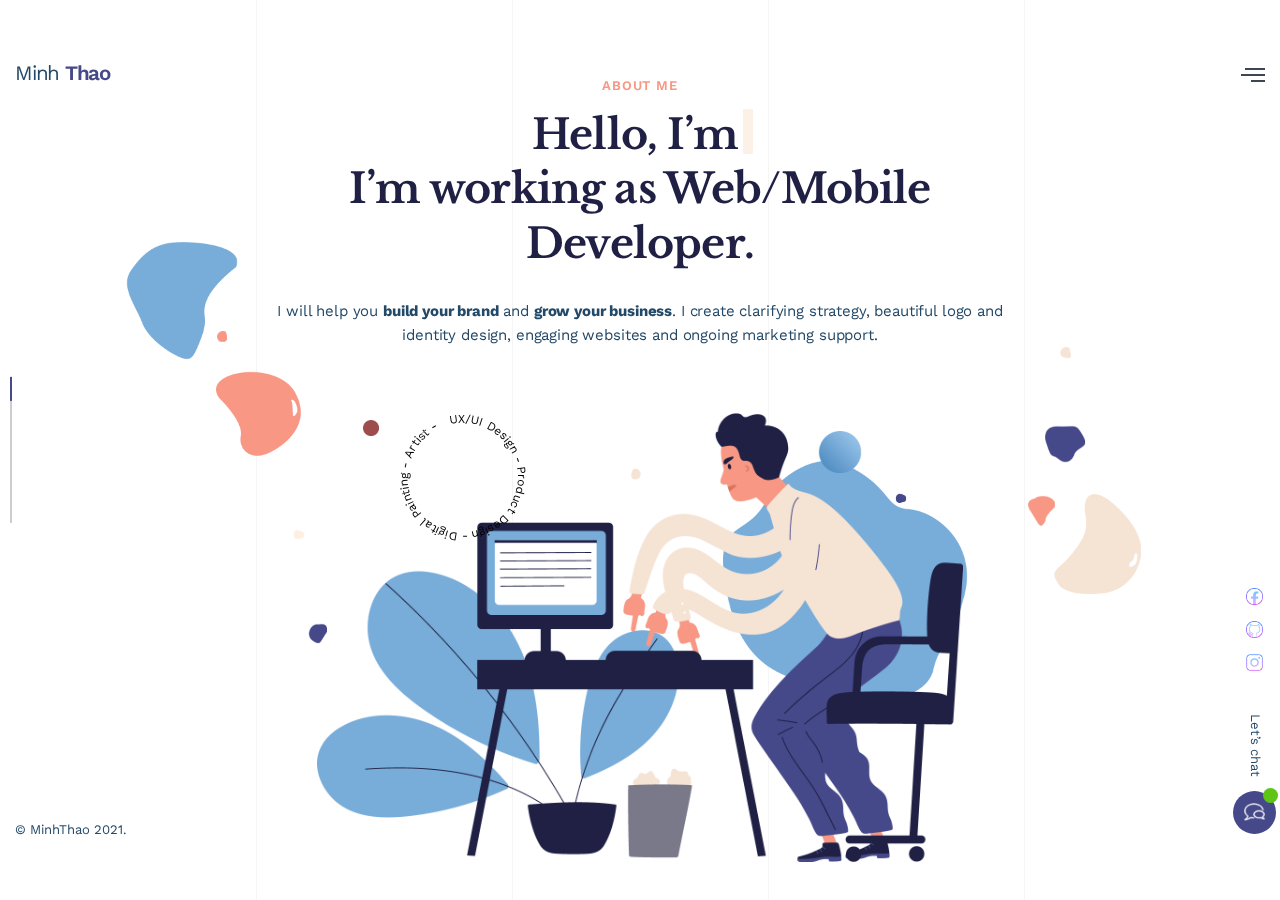
<file: index.html>
<!doctype html>
<html lang="en">

<head>
    <meta charset="utf-8">
    <meta name="viewport" content="width=device-width, initial-scale=1, shrink-to-fit=no, user-scalable=0">
    <meta name="description" content="Lewis - Creative Portfolio HTML Template">
    <meta name="author" content="Paul, Logan Cee">

    <title>Minh Thao's Porfolio</title>
    <link rel="apple-touch-icon" sizes="57x57" href="img/icon/apple-icon-57x57.png">
    <link rel="apple-touch-icon" sizes="60x60" href="img/icon/apple-icon-60x60.png">
    <link rel="apple-touch-icon" sizes="72x72" href="img/icon/apple-icon-72x72.png">
    <link rel="apple-touch-icon" sizes="76x76" href="img/icon/apple-icon-76x76.png">
    <link rel="apple-touch-icon" sizes="114x114" href="img/icon/apple-icon-114x114.png">
    <link rel="apple-touch-icon" sizes="120x120" href="img/icon/apple-icon-120x120.png">
    <link rel="apple-touch-icon" sizes="144x144" href="img/icon/apple-icon-144x144.png">
    <link rel="apple-touch-icon" sizes="152x152" href="img/icon/apple-icon-152x152.png">
    <link rel="apple-touch-icon" sizes="180x180" href="img/icon/apple-icon-180x180.png">
    <link rel="icon" type="image/png" sizes="192x192" href="img/icon/android-icon-192x192.png">
    <link rel="icon" type="image/png" sizes="32x32" href="img/icon/favicon-32x32.png">
    <link rel="icon" type="image/png" sizes="96x96" href="img/icon/favicon-96x96.png">
    <link rel="icon" type="image/png" sizes="16x16" href="img/icon/favicon-16x16.png">
    <link rel="manifest" href="img/icon/manifest.json">
    <meta name="msapplication-TileColor" content="#ffffff">
    <meta name="msapplication-TileImage" content="img/icon/ms-icon-144x144.png">
    <meta name="theme-color" content="#ffffff">
    <!-- CSS -->
    <link href="css/bootstrap.min.css" rel="stylesheet">
    <link href="css/jquery.pagepiling.css" rel="stylesheet">
    <link href="css/owl.carousel.min.css" rel="stylesheet">
    <link href="css/owl.theme.default.min.css" rel="stylesheet">
    <link href="css/animate.min.css" rel="stylesheet">

    <!-- Main CSS -->
    <link href="css/style.css" rel="stylesheet">

</head>

<body class="body-piling">
    <div class="wrapper">
        <header id="header" class="header">
            <div class="container-fluid">
                <div class="brand">
                    <a href="#About" class="brand-name">Minh <span class="brand-name-s">Thao</span></a>
                </div>
                <button class="nav-toggle-btn a-nav-toggle">
            <span class="hamburger">
              <span class="top-bun"></span>
              <span class="meat"></span>
              <span class="bottom-bun"></span>
            </span>
          </button>
                <div class="hide-menu a-nav-toggle"></div>
                <div class="menu">
                    <div class="menu-lang">
                        <a href="#" class="menu-lang-item active">Eng.</a>
                        <a href="#" class="menu-lang-item">Vn.</a>
                    </div>

                    <div class="menu-main" id="accordion">
                        <ul id="menuMain">
                            <li data-menuanchor="About" class="active"><a href="#About">About</a></li>
                            <li data-menuanchor="Services"><a href="#Services">Services</a></li>
                            <li data-menuanchor="Skills"><a href="#Skills">Skills</a></li>
                            <li data-menuanchor="Resume"><a href="#Resume">Resume</a></li>
                            <li data-menuanchor="Portfolio"><a href="#Portfolio">Portfolio</a></li>
                            <li data-menuanchor="Contact"><a href="#Contact">Contact</a></li>
                        </ul>
                    </div>

                    <div class="menu-footer">
                        <div class="menu-footer-contacts">
                            <div class="menu-footer-phone"><a href="tel:+121553554427" class="phone-link">(+84) 123456789</a></div>
                            <div class="menu-footer-mail"><a href="mailto:minhthao.dev95@gmail.com" class="mail-link">minhthao.dev95@gmail.com</a></div>
                        </div>
                        <div class="menu-footer-copyright">&copy; MinhThao 2021. All Rights Reseverd</div>
                    </div>
                    <div class="menu-ornament"></div>
                </div>
            </div>
        </header>


        <div id="content">
            <div class="a-pagepiling full-page">

                <div class="section pp-scrollable slide slide-about a-slide-typed" data-name="about">
                    <div class="slide-container">
                        <div class="lines">
                            <div></div>
                            <div></div>
                            <div></div>
                            <div></div>
                        </div>
                        <div class="parallax" id="a-parallax">
                            <div class="layer shape shape2" data-depth="0.4">
                                <div class="inside animate-element delay4 bounceIn"></div>
                            </div>
                            <div class="layer shape shape3" data-depth="0.5">
                                <div class="inside animate-element delay5 bounceIn"></div>
                            </div>
                            <div class="layer shape shape4" data-depth="0.7">
                                <div class="inside animate-element delay4 bounceIn"></div>
                            </div>
                            <div class="layer shape shape5" data-depth="0.9">
                                <div class="inside animate-element delay5 bounceIn"></div>
                            </div>
                            <div class="layer shape shape6" data-depth="0.2">
                                <div class="inside animate-element delay6 bounceIn"></div>
                            </div>
                            <div class="layer shape shape7" data-depth="0.3">
                                <div class="inside animate-element delay3 bounceIn"></div>
                            </div>
                            <div class="layer shape shape8" data-depth="0.5">
                                <div class="inside animate-element delay8 bounceIn"></div>
                            </div>
                            <div class="layer shape shape9" data-depth="0.5">
                                <div class="inside animate-element delay9 bounceIn"></div>
                            </div>
                            <div class="layer shape shape10" data-depth="0.2">
                                <div class="inside animate-element delay7 bounceIn"></div>
                            </div>
                            <div class="layer shape shape11" data-depth="0.3">
                                <div class="inside animate-element delay8 bounceIn"></div>
                            </div>
                            <div class="layer shape shape12" data-depth="0.2">
                                <div class="inside animate-element delay9 bounceIn"></div>
                            </div>
                            <div class="layer shape shape13" data-depth="0.2">
                                <div class="inside animate-element delay10 bounceIn"></div>
                            </div>
                            <div class="layer shape shape14" data-depth="0.2">
                                <div class="inside animate-element delay11 bounceIn"></div>
                            </div>
                            <div class="layer shape shape15" data-depth="0.2">
                                <div class="inside animate-element delay12 bounceIn"></div>
                            </div>
                            <div class="layer shape shape16" data-depth="0.1">
                                <div class="inside animate-element delay13 bounceIn"></div>
                            </div>
                            <div class="layer shape shape1" data-depth="0.6">
                                <div class="inside animate-element delay4 bounceIn"></div>
                            </div>
                        </div>
                        <div class="container">
                            <div class="row justify-content-center text-center">
                                <div class="col-lg-8">
                                    <div class="animate-element delay5 fadeInUp">
                                        <div class="title-mini text-primary">About me</div>
                                        <h1 class="slide-title font-custom">Hello, I’m <span class="text-typed a-typed a-typed-about" data-text="Minh Thao"></span><br /> I’m working as Web/Mobile Developer.</h1>
                                    </div>
                                    <div class="slide-descr animate-element delay7 fadeInUp">I will help you <strong>build your brand</strong> and <strong>grow your business</strong>. I create clarifying strategy, beautiful logo and identity design, engaging websites and ongoing marketing support.</div>
                                    <div class="slide-photo slide-photo-about">
                                        <div class="rounded-text">
                                            <svg viewBox="0 0 200 200">
                          <path id="textPath" d="M 85,0 A 85,85 0 0 1 -85,0 A 85,85 0 0 1 85,0" transform="translate(100,100)" fill="none" stroke-width="0"></path>
                          <g font-size="18.5px">
                            <text text-anchor="start">
                              <textPath xlink:href="#textPath" startOffset="0%">UX/UI Design - Product Design - Digital Painting - Artist -</textPath>
                            </text>
                          </g>
                        </svg>
                                        </div>
                                        <div class="inside"><img src="img/slide1.png" alt="" /></div>
                                    </div>
                                </div>
                            </div>
                        </div>
                    </div>
                </div>

                <div class="section pp-scrollable slide slide-services slide-dark slide-services a-slide-typed" data-name="services">
                    <div class="slide-container">
                        <div class="lines">
                            <div></div>
                            <div></div>
                            <div></div>
                            <div></div>
                        </div>
                        <div class="container">
                            <div class="row align-items-center">
                                <div class="col-md-5">
                                    <div class="animate-element delay5 fadeInUp">
                                        <div class="title-mini text-primary">my services</div>
                                        <h2 class="slide-title font-custom"><span class="text-typed a-typed a-typed-services" data-text="Build your brand"></span> and<br /> grow your business.</h2>
                                    </div>
                                    <div class="slide-descr animate-element delay7 fadeInUp">Whether you are working on a new startup or have an existing product, I'd love the opportunity to help you and your team <strong>solve your most challenging</strong> problems.</div>

                                    <nav class="service-list animate-element delay9 fadeInUp">
                                        <ul class="">
                                            <li class="primary-link"><a href="#">UX & UI Design</a></li>
                                            <li class="primary-link"><a href="#">Mobile App Development</a></li>
                                            <li class="primary-link"><a href="#">Web Design and Development</a></li>
                                            <li class="primary-link"><a href="#">Branding Design</a></li>
                                        </ul>
                                    </nav>
                                </div>
                                <div class="col-md-1"></div>
                                <div class="col-md-6">
                                    <div class="slide-photo slide-photo-services">
                                        <div class="inside"><img src="img/slide2.png" alt="" /></div>
                                        <div class="image-card card2-1 animate-element delay8 fadeInRight">
                                            <div class="image-card-body">
                                                <div class="inside"><img src="img/card2-1.png" alt="" /></div>
                                            </div>
                                        </div>
                                        <div class="image-card card2-2 animate-element delay9 fadeInUp">
                                            <div class="image-card-body">
                                                <div class="inside"><img src="img/card2-2.png" alt="" /></div>
                                            </div>
                                        </div>
                                        <div class="image-card card2-3 animate-element delay10 fadeInUp">
                                            <div class="image-card-body">
                                                <div class="inside"><img src="img/card2-3.png" alt="" /></div>
                                            </div>
                                        </div>
                                        <div class="image-card image-card-dark card2-4 animate-element delay11 fadeInRight">
                                            <div class="image-card-body">
                                                <div class="inside"><img src="img/card2-4.png" alt="" /></div>
                                            </div>
                                        </div>
                                    </div>
                                </div>
                            </div>
                        </div>
                    </div>
                </div>

                <div class="section pp-scrollable slide slide-skills a-slide-typed" data-name="skills">
                    <div class="slide-container">
                        <div class="lines">
                            <div></div>
                            <div></div>
                            <div></div>
                            <div></div>
                        </div>
                        <div class="container">
                            <div class="row align-items-center flex-row-reverse">
                                <div class="col-md-5">
                                    <div class="animate-element delay5 fadeInUp">
                                        <div class="title-mini text-primary">my featured skills</div>
                                        <h2 class="slide-title font-custom">I’m using <span class="text-typed a-typed a-typed-skills" data-text="popular technologies"></span><br /> </h2>
                                    </div>
                                    <div class="slide-descr animate-element delay7 fadeInUp">I specialize in helping clients build beautiful and effective products with <strong>new and popular technologies.</strong>.</div>

                                    <div class="bar-list a-progressbar animate-element delay9 fadeInUp">
                                        <div class="bar-item">
                                            <div class="row">
                                                <div class="col bar-item-title">Cross App Development</div>
                                                <div class="col-auto text-right bar-item-value">80%</div>
                                            </div>
                                            <div class="progress">
                                                <div class="progress-bar" role="progressbar" aria-valuenow="80" aria-valuemin="0" aria-valuemax="100"></div>
                                            </div>
                                        </div>
                                        <div class="bar-item">
                                            <div class="row">
                                                <div class="col bar-item-title">Web Design</div>
                                                <div class="col-auto text-right bar-item-value">100%</div>
                                            </div>
                                            <div class="progress">
                                                <div class="progress-bar" role="progressbar" aria-valuenow="100" aria-valuemin="0" aria-valuemax="100"></div>
                                            </div>
                                        </div>
                                        <div class="bar-item">
                                            <div class="row">
                                                <div class="col bar-item-title">Wordpress</div>
                                                <div class="col-auto text-right bar-item-value">80%</div>
                                            </div>
                                            <div class="progress">
                                                <div class="progress-bar" role="progressbar" aria-valuenow="80" aria-valuemin="0" aria-valuemax="100"></div>
                                            </div>
                                        </div>
                                        <div class="bar-item">
                                            <div class="row">
                                                <div class="col bar-item-title">Typography</div>
                                                <div class="col-auto text-right bar-item-value">90%</div>
                                            </div>
                                            <div class="progress">
                                                <div class="progress-bar" role="progressbar" aria-valuenow="90" aria-valuemin="0" aria-valuemax="100"></div>
                                            </div>
                                        </div>
                                    </div>
                                </div>
                                <div class="col-md-1"></div>
                                <div class="col-md-6">
                                    <div class="slide-photo">
                                        <div class="image-card card3-1 animate-element delay8 zoomIn">
                                            <div class="image-card-body">
                                                <div class="inside"><img src="img/slide3.png" alt="" /></div>
                                            </div>
                                        </div>
                                        <div class="image-card card3-2 image-card-dark animate-element delay12 fadeInUp">
                                            <div class="image-card-body">
                                                <div class="inside"><img src="img/card3-2.png" alt="" /></div>
                                            </div>
                                        </div>
                                        <div class="image-card card3-3 animate-element delay9 fadeInUp">
                                            <div class="image-card-body">
                                                <div class="inside"><img src="img/card3-3.png" alt="" /></div>
                                            </div>
                                        </div>
                                        <div class="image-card card3-4 animate-element delay13 fadeInLeft">
                                            <div class="image-card-body">
                                                <div class="inside"><img src="img/card3-4.png" alt="" /></div>
                                            </div>
                                        </div>
                                    </div>
                                </div>
                            </div>
                        </div>
                    </div>
                </div>

                <div class="section pp-scrollable slide slide-resume slide-dark">
                    <div class="slide-container">
                        <div class="lines">
                            <div></div>
                            <div></div>
                            <div></div>
                            <div></div>
                        </div>
                        <div class="container">
                            <div class="row">
                                <div class="col-md-1"></div>
                                <div class="col-md-4">
                                    <div class="slide-photo slide-photo-education">
                                        <div class="slide-photo-bg-rounded photo-bg-education animate-element delay5 bounceIn">
                                            <div class="inside">
                                                <div class="education-image"><img src="img/slide4-1.png" alt="" /></div>
                                            </div>
                                        </div>
                                    </div>
                                    <div class="animate-element delay9 fadeInUp">
                                        <h2 class="slide-title font-custom slide-title-margin-md">Education</h2>
                                        <div class="vacancy-item">
                                            <div class="vacancy-item-title"><a href="#">Web Deverlopment</a></div>
                                            <div class="vacancy-item-place">Bach Khoa Aptech</div>
                                            <div class="vacancy-item-time text-primary">Fuly 2018 - March 2019</div>
                                            <div class="vacancy-item-text">Major in Web Development and </div>
                                        </div>

                                    </div>
                                </div>
                                <div class="col-md-2"></div>
                                <div class="col-md-4">
                                    <div class="slide-photo slide-photo-experience">
                                        <div class="slide-photo-bg-rounded photo-bg-experience animate-element delay7 bounceIn">
                                            <div class="inside">
                                                <div class="experience-image"><img src="img/slide4-2.png" alt="" /></div>
                                            </div>
                                        </div>
                                    </div>
                                    <div class="animate-element delay11 fadeInUp">
                                        <h2 class="slide-title font-custom slide-title-margin-md">Experience</h2>
                                        <div class="vacancy-item">
                                            <div class="vacancy-item-title"><a href="#">Freelancer Developer</a></div>
                                            <div class="vacancy-item-time text-primary">Jan 2020 - Present</div>
                                            <div class="vacancy-item-text">Created design theme & graphics for marketing and sales presentations, training videos and websites.</div>
                                        </div>

                                    </div>
                                </div>
                            </div>
                        </div>
                    </div>
                </div>

                <div class="section pp-scrollable slide slide-portfolio a-slide-typed" data-name="portfolio">
                    <div class="slide-container">
                        <div class="lines">
                            <div></div>
                            <div></div>
                            <div></div>
                            <div></div>
                        </div>
                        <div class="slide-ornament">
                            <div class="inside"></div>
                        </div>
                        <div class="container">
                            <div class="row justify-content-center text-center">
                                <div class="col-lg-8 animate-element delay5 fadeInUp">
                                    <div class="title-mini text-primary">My portfolio</div>
                                    <h1 class="slide-title font-custom slide-title-margin-lg">Some of my <span class="text-typed a-typed a-typed-portfolio" data-text="latest works."></span></h1>
                                </div>
                            </div>
                            <div class="portfolio-carousel a-portfolio-carousel owl-carousel owl-theme animate-element delay7 fadeInUp">
                                <div class="portfolio-item">
                                    <div class="portfolio-item-photo">
                                        <a href="#"><img src="img/portfolio-screen1.jpg" alt="" /></a>
                                    </div>
                                    <div class="portfolio-item-detail">
                                        <div class="portfolio-item-title primary-link"><a href="#">Polychromatic Logo</a></div>
                                        <div class="portfolio-item-descr">Branding Design</div>
                                    </div>
                                </div>
                                <div class="portfolio-item">
                                    <div class="portfolio-item-photo">
                                        <a href="#"><img src="img/portfolio-screen2.jpg" alt="" /></a>
                                    </div>
                                    <div class="portfolio-item-detail">
                                        <div class="portfolio-item-title primary-link"><a href="#">TextBook Redesign Acquisition</a></div>
                                        <div class="portfolio-item-descr">UX/UI Design</div>
                                    </div>
                                </div>
                                <div class="portfolio-item">
                                    <div class="portfolio-item-photo">
                                        <a href="#"><img src="img/portfolio-screen3.jpg" alt="" /></a>
                                    </div>
                                    <div class="portfolio-item-detail">
                                        <div class="portfolio-item-title primary-link"><a href="#">Clemo – Fashion Template</a></div>
                                        <div class="portfolio-item-descr">UX/UI Design</div>
                                    </div>
                                </div>
                                <div class="portfolio-item">
                                    <div class="portfolio-item-photo">
                                        <a href="#"><img src="img/portfolio-screen1.jpg" alt="" /></a>
                                    </div>
                                    <div class="portfolio-item-detail">
                                        <div class="portfolio-item-title primary-link"><a href="#">Polychromatic Logo</a></div>
                                        <div class="portfolio-item-descr">Branding Design</div>
                                    </div>
                                </div>
                                <div class="portfolio-item">
                                    <div class="portfolio-item-photo">
                                        <a href="#"><img src="img/portfolio-screen2.jpg" alt="" /></a>
                                    </div>
                                    <div class="portfolio-item-detail">
                                        <div class="portfolio-item-title primary-link"><a href="#">TextBook Redesign Acquisition</a></div>
                                        <div class="portfolio-item-descr">UX/UI Design</div>
                                    </div>
                                </div>
                                <div class="portfolio-item">
                                    <div class="portfolio-item-photo">
                                        <a href="#"><img src="img/portfolio-screen3.jpg" alt="" /></a>
                                    </div>
                                    <div class="portfolio-item-detail">
                                        <div class="portfolio-item-title primary-link"><a href="#">Clemo – Fashion Template</a></div>
                                        <div class="portfolio-item-descr">UX/UI Design</div>
                                    </div>
                                </div>
                                <div class="portfolio-item">
                                    <div class="portfolio-item-photo">
                                        <a href="#"><img src="img/portfolio-screen1.jpg" alt="" /></a>
                                    </div>
                                    <div class="portfolio-item-detail">
                                        <div class="portfolio-item-title primary-link"><a href="#">Polychromatic Logo</a></div>
                                        <div class="portfolio-item-descr">Branding Design</div>
                                    </div>
                                </div>
                                <div class="portfolio-item">
                                    <div class="portfolio-item-photo">
                                        <a href="#"><img src="img/portfolio-screen2.jpg" alt="" /></a>
                                    </div>
                                    <div class="portfolio-item-detail">
                                        <div class="portfolio-item-title primary-link"><a href="#">TextBook Redesign Acquisition</a></div>
                                        <div class="portfolio-item-descr">UX/UI Design</div>
                                    </div>
                                </div>
                                <div class="portfolio-item">
                                    <div class="portfolio-item-photo">
                                        <a href="#"><img src="img/portfolio-screen3.jpg" alt="" /></a>
                                    </div>
                                    <div class="portfolio-item-detail">
                                        <div class="portfolio-item-title primary-link"><a href="#">Clemo – Fashion Template</a></div>
                                        <div class="portfolio-item-descr">UX/UI Design</div>
                                    </div>
                                </div>
                                <div class="portfolio-item">
                                    <div class="portfolio-item-photo">
                                        <a href="#"><img src="img/portfolio-screen1.jpg" alt="" /></a>
                                    </div>
                                    <div class="portfolio-item-detail">
                                        <div class="portfolio-item-title primary-link"><a href="#">Polychromatic Logo</a></div>
                                        <div class="portfolio-item-descr">Branding Design</div>
                                    </div>
                                </div>
                                <div class="portfolio-item">
                                    <div class="portfolio-item-photo">
                                        <a href="#"><img src="img/portfolio-screen2.jpg" alt="" /></a>
                                    </div>
                                    <div class="portfolio-item-detail">
                                        <div class="portfolio-item-title primary-link"><a href="#">TextBook Redesign Acquisition</a></div>
                                        <div class="portfolio-item-descr">UX/UI Design</div>
                                    </div>
                                </div>
                                <div class="portfolio-item">
                                    <div class="portfolio-item-photo">
                                        <a href="#"><img src="img/portfolio-screen3.jpg" alt="" /></a>
                                    </div>
                                    <div class="portfolio-item-detail">
                                        <div class="portfolio-item-title primary-link"><a href="#">Clemo – Fashion Template</a></div>
                                        <div class="portfolio-item-descr">UX/UI Design</div>
                                    </div>
                                </div>
                                <div class="portfolio-item">
                                    <div class="portfolio-item-photo">
                                        <a href="#"><img src="img/portfolio-screen1.jpg" alt="" /></a>
                                    </div>
                                    <div class="portfolio-item-detail">
                                        <div class="portfolio-item-title primary-link"><a href="#">Polychromatic Logo</a></div>
                                        <div class="portfolio-item-descr">Branding Design</div>
                                    </div>
                                </div>
                                <div class="portfolio-item">
                                    <div class="portfolio-item-photo">
                                        <a href="#"><img src="img/portfolio-screen2.jpg" alt="" /></a>
                                    </div>
                                    <div class="portfolio-item-detail">
                                        <div class="portfolio-item-title primary-link"><a href="#">TextBook Redesign Acquisition</a></div>
                                        <div class="portfolio-item-descr">UX/UI Design</div>
                                    </div>
                                </div>
                                <div class="portfolio-item">
                                    <div class="portfolio-item-photo">
                                        <a href="#"><img src="img/portfolio-screen3.jpg" alt="" /></a>
                                    </div>
                                    <div class="portfolio-item-detail">
                                        <div class="portfolio-item-title primary-link"><a href="#">Clemo – Fashion Template</a></div>
                                        <div class="portfolio-item-descr">UX/UI Design</div>
                                    </div>
                                </div>
                            </div>
                        </div>
                    </div>
                </div>
                <!--Awards -->
                <!--
            <div class="section pp-scrollable slide slide-awards slide-dark a-slide-typed" data-name="awards">
            <div class="slide-container">
              <div class="lines"><div></div><div></div><div></div><div></div></div>
              <div class="container">
                <div class="row align-items-center">
                  <div class="col-md-5">
                    <div class="animate-element delay5 fadeInUp">
                      <div class="title-mini title-mini-margin-lg text-primary">my awards/honors</div>
                      <h3 class="slide-title font-custom">Professional awards and<br /> honors <span class="text-typed a-typed a-typed-awards" data-text="I’ve reached"></span>.</h3>
                    </div>
                    <div class="slide-descr animate-element delay7 fadeInUp">Deciding where to place an Awards and Honors section will depend on <strong>the resume format</strong>. However, no matter how impressive this section is, it should of your resume.</div>

                    <div class="reward-list animate-element delay9 fadeInUp">
                      <div class="reward-item">
                        <div class="reward-item-photo"><img src="img/reward1.png" alt="" width="69" /></div>
                        <div class="reward-item-detail">
                          <div class="reward-item-title">wandra design awards</div>
                          <div class="reward-item-descr">For Best UX/UI Design App</div>
                        </div>
                      </div>
                      <div class="reward-item">
                        <div class="reward-item-photo"><img src="img/reward2.png" alt="" width="128" /></div>
                        <div class="reward-item-detail">
                          <div class="reward-item-title">Inovative ideas design Awards</div>
                          <div class="reward-item-descr">For Most Loved Illustration </div>
                        </div>
                      </div>
                      <div class="reward-item">
                        <div class="reward-item-photo"><img src="img/reward3.png" alt="" width="103" /></div>
                        <div class="reward-item-detail">
                          <div class="reward-item-title">creative Design awards</div>
                          <div class="reward-item-descr">For Best UX/UI Project Design</div>
                        </div>
                      </div>
                    </div>
                  </div>
                  <div class="col-md-1"></div>
                  <div class="col-md-6">
                    <div class="slide-photo slide-photo6">
                      <div class="inside"><img src="img/slide6.png" alt="" /></div>
                      <div class="image-card image-card-primary card6-1 animate-element delay8 fadeInLeft">
                        <div class="image-card-body"><div class="inside"><img src="img/card6-1.png" alt="" /></div></div>
                      </div>
                      <div class="image-card card6-2 animate-element delay11 fadeInLeft">
                        <div class="image-card-body"><div class="inside"><img src="img/card6-2.png" alt="" /></div></div>
                      </div>
                    </div>
                  </div>
                </div>
              </div>
            </div>
          </div>
            -->

                <!--Testimonials -->
                <!--
            <div class="section pp-scrollable slide slide-testimonials">
            <div class="slide-container">
              <div class="lines"><div></div><div></div><div></div><div></div></div>
              <div class="container">
                <div class="row align-items-center flex-row-reverse">
                  <div class="col-md-5">
                    <div class="animate-element delay5 fadeInUp">
                      <div class="title-mini title-mini-margin-lg text-primary">testimonials</div>
                      <h3 class="slide-title font-custom">It really saves me time  and effort Ethant is...</h3>
                    </div>

                    <div class="testimonial-carousel a-testimonial-carousel owl-carousel owl-theme animate-element delay7 fadeInUp">
                      <div class="testimonial-item">
                        <div class="slide-descr testimonial-item-text">nice one. It's really wonderful. It's just amazing. Ethant is worth much more than I paid. This is really simply into unbelievable! I just can't get enough of him. I want to get a T-Shirt with Ethant on it so I can show it off to everyone. It's all good."</div>
                        <div class="testimonial-item-author">
                          <div class="media">
                            <div class="align-self-center mr-3"><div class="avatar testimonial-avatar"><div class="inside" style="background-image: url(img/pic1.jpg);"></div></div></div>
                            <div class="align-self-center media-body">
                              <div class="testimonial-item-author-name">Mallory Julian</div>
                              <div class="testimonial-item-author-status">CEO and Co Founder at Husena</div>
                            </div>
                          </div>
                        </div>
                      </div>

                      <div class="testimonial-item">
                        <div class="slide-descr testimonial-item-text">nice one. It's really wonderful. It's just amazing. Ethant is worth much more than I paid. This is really simply into unbelievable! I just can't get enough of him. I want to get a T-Shirt with Ethant on it so I can show it off to everyone. It's all good."</div>
                        <div class="testimonial-item-author">
                          <div class="media">
                            <div class="align-self-center mr-3"><div class="avatar testimonial-avatar"><div class="inside" style="background-image: url(img/pic1.jpg);"></div></div></div>
                            <div class="align-self-center media-body">
                              <div class="testimonial-item-author-name">Mallory Julian</div>
                              <div class="testimonial-item-author-status">CEO and Co Founder at Husena</div>
                            </div>
                          </div>
                        </div>
                      </div>

                      <div class="testimonial-item">
                        <div class="slide-descr testimonial-item-text">nice one. It's really wonderful. It's just amazing. Ethant is worth much more than I paid. This is really simply into unbelievable! I just can't get enough of him. I want to get a T-Shirt with Ethant on it so I can show it off to everyone. It's all good."</div>
                        <div class="testimonial-item-author">
                          <div class="media">
                            <div class="align-self-center mr-3"><div class="avatar testimonial-avatar"><div class="inside" style="background-image: url(img/pic1.jpg);"></div></div></div>
                            <div class="align-self-center media-body">
                              <div class="testimonial-item-author-name">Mallory Julian</div>
                              <div class="testimonial-item-author-status">CEO and Co Founder at Husena</div>
                            </div>
                          </div>
                        </div>
                      </div>

                      <div class="testimonial-item">
                        <div class="slide-descr testimonial-item-text">nice one. It's really wonderful. It's just amazing. Ethant is worth much more than I paid. This is really simply into unbelievable! I just can't get enough of him. I want to get a T-Shirt with Ethant on it so I can show it off to everyone. It's all good."</div>
                        <div class="testimonial-item-author">
                          <div class="media">
                            <div class="align-self-center mr-3"><div class="avatar testimonial-avatar"><div class="inside" style="background-image: url(img/pic1.jpg);"></div></div></div>
                            <div class="align-self-center media-body">
                              <div class="testimonial-item-author-name">Mallory Julian</div>
                              <div class="testimonial-item-author-status">CEO and Co Founder at Husena</div>
                            </div>
                          </div>
                        </div>
                      </div>

                      <div class="testimonial-item">
                        <div class="slide-descr testimonial-item-text">nice one. It's really wonderful. It's just amazing. Ethant is worth much more than I paid. This is really simply into unbelievable! I just can't get enough of him. I want to get a T-Shirt with Ethant on it so I can show it off to everyone. It's all good."</div>
                        <div class="testimonial-item-author">
                          <div class="media">
                            <div class="align-self-center mr-3"><div class="avatar testimonial-avatar"><div class="inside" style="background-image: url(img/pic1.jpg);"></div></div></div>
                            <div class="align-self-center media-body">
                              <div class="testimonial-item-author-name">Mallory Julian</div>
                              <div class="testimonial-item-author-status">CEO and Co Founder at Husena</div>
                            </div>
                          </div>
                        </div>
                      </div>
                    </div>
                  </div>
                  <div class="col-md-1"></div>
                  <div class="col-md-6">
                    <div class="slide-photo slide-photo-testimonials">
                      <div class="inside"><img src="img/slide7.png" alt="" /></div>
                      <div class="image-card image-card-primary card7-1 animate-element delay11 fadeInLeft">
                        <div class="image-card-body"><div class="inside"><img src="img/card7-1.png" alt="" /></div></div>
                      </div>
                      <div class="image-card card7-2 animate-element delay8 fadeInLeft">
                        <div class="image-card-body"><div class="inside"><img src="img/card7-2.png" alt="" /></div></div>
                      </div>
                    </div>
                  </div>
                </div>
              </div>
            </div>
          </div>
          -->

                <!-- Clients -->
                <!--
               <div class="section pp-scrollable slide slide-clients slide-dark">
            <div class="slide-container">
              <div class="lines"><div></div><div></div><div></div><div></div></div>
              <div class="container">
                <div class="row align-items-center">
                  <div class="col-md-5">
                    <div class="animate-element delay5 fadeInUp">
                      <div class="title-mini title-mini-margin-lg text-primary">my clients &amp; partners</div>
                      <h3 class="slide-title font-custom">Clients and collaborators.</h3>
                    </div>
                    <div class="slide-descr animate-element delay7 fadeInUp">Over the past ten years, I've been fortunate to work with and for people from some <strong>amazing organizations</strong>.</div>

                    <div class="client-list animate-element delay9 fadeInUp">
                      <div class="client-item">
                        <div class="client-item-value">1,142</div>
                        <div class="client-item-detail">
                          <div class="client-item-title">total clients </div>
                          <div class="client-item-descr">In over 25 countries</div>
                        </div>
                      </div>
                      <div class="client-item">
                        <div class="client-item-value">87</div>
                        <div class="client-item-detail">
                          <div class="client-item-title">trusted sponsors</div>
                          <div class="client-item-descr">Featured by top ranked brand</div>
                        </div>
                      </div>
                      <div class="client-item">
                        <div class="client-item-value">95%</div>
                        <div class="client-item-detail">
                          <div class="client-item-title">sensitve feedback</div>
                          <div class="client-item-descr">At project quality</div>
                        </div>
                      </div>
                    </div>
                  </div>
                  <div class="col-md-1"></div>
                  <div class="col-md-6">
                    <div class="slide-photo slide-photo-clients">
                      <div class="image-card card8-1 animate-element delay11 fadeInUp">
                        <div class="image-card-body"><div class="inside"><img src="img/card8-1.png" alt="" /></div></div>
                      </div>
                      <div class="image-card card8-2 animate-element delay10 fadeInRight">
                        <div class="image-card-body"><div class="inside"><img src="img/card8-2.png" alt="" /></div></div>
                      </div>
                      <div class="image-card card8-3 animate-element delay8 fadeInLeft">
                        <div class="image-card-body"><div class="inside"><img src="img/card8-3.png" alt="" /></div></div>
                      </div>
                      <div class="image-card card8-4 animate-element delay9 fadeInUp">
                        <div class="image-card-body"><div class="inside"><img src="img/card8-4.png" alt="" /></div></div>
                      </div>
                      <div class="image-card card8-5 animate-element delay13 fadeInUp">
                        <div class="image-card-body"><div class="inside"><img src="img/card8-5.png" alt="" /></div></div>
                      </div>
                      <div class="image-card card8-6 animate-element delay12 fadeInLeft">
                        <div class="image-card-body"><div class="inside"><img src="img/card8-6.png" alt="" /></div></div>
                      </div>
                      <div class="image-card card8-7 animate-element delay14 fadeInRight">
                        <div class="image-card-body"><div class="inside"><img src="img/card8-7.png" alt="" /></div></div>
                      </div>
                    </div>
                  </div>
                </div>
              </div>
            </div>
          </div>
          -->


                <div class="section pp-scrollable slide slide-contacts a-slide-typed" data-name="contacts">
                    <div class="slide-container">
                        <div class="lines">
                            <div></div>
                            <div></div>
                            <div></div>
                            <div></div>
                        </div>
                        <div class="contact-ornament"></div>
                        <div class="container">
                            <div class="row justify-content-center text-center">
                                <div class="col-lg-8">
                                    <div class="animate-element delay5 fadeInUp">
                                        <div class="title-mini text-primary">contact me</div>
                                        <h1 class="slide-title font-custom">Are you ready to <span class="text-typed a-typed a-typed-contacts" data-text="work together?"></span></h1>
                                    </div>
                                    <div class="slide-descr animate-element delay7 fadeInUp">I’m always interested in hearing about new projects and opportunities.<br /> You can <strong>tell me about the problems</strong> you are trying to solve. I'd love to listen and see if there's anything I can do to help
                                        you.
                                    </div>
                                    <div class="slide-btn animate-element delay9 fadeInUp"><a href="#" class="btn btn-dark" data-toggle="modal" data-target="#request">submit a request</a></div>
                                </div>
                            </div>
                            <div class="row align-items-center text-center contacts animate-element delay11 fadeInUp">
                                <div class="col-md-4">
                                    <div class="contact-item contact-item-phone"><a href="tel:+121553554427" class="phone-link">(+84) 123456789</a></div>
                                </div>
                                <div class="col-md-4">
                                    <div class="contact-item"><a href="mailto:ethant.hunt@design.com" class="mail-link">minhthao.dev95@gmail.com</a></div>
                                </div>
                                <div class="col-md-4">
                                    <div class="contact-item">5 Ha Noi, VietNam 100000</div>
                                </div>
                            </div>
                        </div>
                    </div>
                </div>


            </div>
        </div>


        <footer id="footer" class="footer">
            <div class="container-fluid">
                <div class="copyright">© MinhThao 2021.</div>
                <div class="footer-social">
                    <ul class="social">
                        <li><a href="https://fb.com/minhthaodev95" target="_blank"><i class="icon-facebook"></i></a></li>
                        <li><a href="https://github.com/minhthaodev95" target="_blank"><i class="icon-github"></i></a></li>
                        <li><a href="https://www.instagram.com/minhthao.dev95/" target="_blank"><i class="icon-instagram" ></i></a></li>
                    </ul>
                    <div class="chat">
                        <div class="chat-title">Let’s chat</div>
                        <a href="http://m.me/minhthaodev95" target="_blank" class="chat-btn has-new"><i class="icon-chat"></i></a>
                    </div>
                </div>
            </div>
        </footer>


        <div class="progress-nav">
            <ul id="menu">
                <li data-menuanchor="About" class="active"></li>
                <li data-menuanchor="Services"></li>
                <li data-menuanchor="Skills"></li>
                <li data-menuanchor="Resume"></li>
                <li data-menuanchor="Portfolio"></li>
                <li data-menuanchor="Contact"></li>
                <!--
          <li data-menuanchor="Awards"></li>
          <li data-menuanchor="Testimonials"></li>
          <li data-menuanchor="Clients"></li>
       -->

            </ul>
        </div>


    </div>


    <div class="modal fade" id="request" tabindex="-1" role="dialog" aria-hidden="true">
        <div class="modal-dialog modal-dialog-centered" role="document">
            <div class="modal-content">
                <div class="modal-body">
                    <button type="button" class="close" data-dismiss="modal" aria-label="Close">
              <span aria-hidden="true">&times;</span>
            </button>
                    <form class="a-form" novalidate="novalidate">
                        <div class="row">
                            <div class="form-group col-sm-6">
                                <input type="text" class="form-control" name="name" required="" placeholder="Name*" aria-required="true">
                            </div>
                            <div class="form-group col-sm-6">
                                <input type="email" class="form-control" required="" name="email" placeholder="Email*">
                            </div>
                            <div class="form-group col-sm-12">
                                <input type="text" class="form-control" name="subject" placeholder="Subject (Optinal)">
                            </div>
                            <div class="form-group col-sm-12">
                                <textarea name="message" class="form-control" required="" placeholder="Message*"></textarea>
                            </div>
                            <div class="form-group form-group-message col-sm-12">
                                <span id="success" class="text-primary">Thank You, your message is successfully sent!</span>
                                <span id="error" class="text-primary">Sorry, something went wrong </span>
                            </div>
                            <div class="col-sm-12 text-center"><button type="submit" class="btn btn-dark">Contact me</button></div>
                        </div>
                    </form>
                </div>
            </div>
        </div>
    </div>


    <script src="https://code.jquery.com/jquery-1.12.4.min.js"></script>
    <script>
        window.jQuery || document.write('<script src="js/jquery.min.js"><\/script>')
    </script>
    <script src="js/smoothscroll.js"></script>
    <script src="js/popper.min.js"></script>
    <script src="js/bootstrap.min.js"></script>
    <script src="js/owl.carousel.min.js"></script>
    <script src="js/jquery.pagepiling.min.js"></script>
    <script src="js/jquery.viewport.js"></script>
    <script src="js/jquery.countdown.min.js"></script>
    <script src="js/typed.min.js"></script>
    <script src="js/parallax.min.js"></script>
    <script src="js/jquery.validate.min.js"></script>
    <script src="js/script.js"></script>

</body>

</html>
</file>
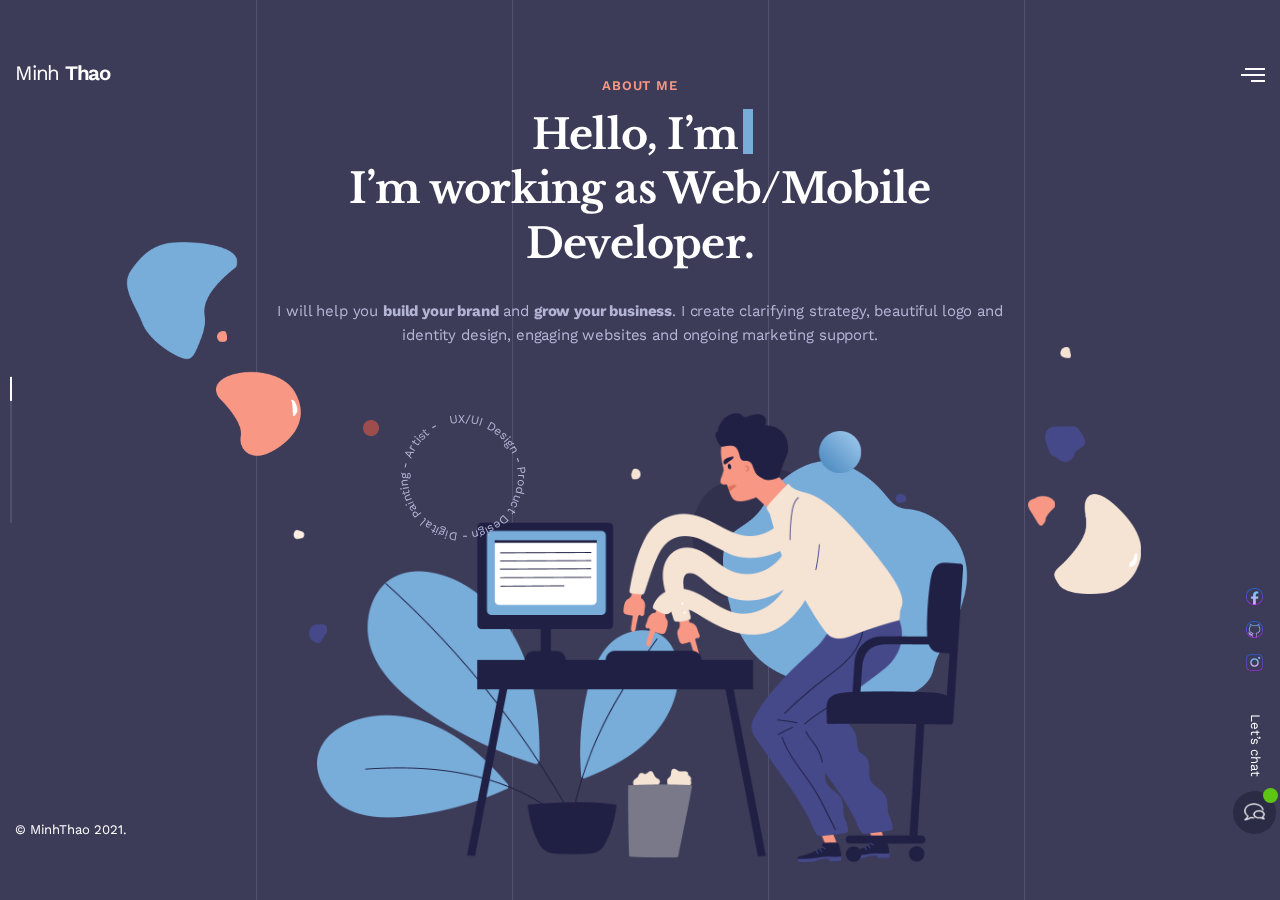
<file: index-dark.html>
<!doctype html>
<html lang="en">

<head>
    <meta charset="utf-8">
    <meta name="viewport" content="width=device-width, initial-scale=1, shrink-to-fit=no, user-scalable=0">
    <meta name="description" content="Lewis - Creative Portfolio HTML Template">
    <meta name="author" content="Paul, Logan Cee">

    <title>Ethant Hunt</title>

    <!-- CSS -->
    <link href="css/bootstrap.min.css" rel="stylesheet">
    <link href="css/jquery.pagepiling.css" rel="stylesheet">
    <link href="css/owl.carousel.min.css" rel="stylesheet">
    <link href="css/owl.theme.default.min.css" rel="stylesheet">
    <link href="css/animate.min.css" rel="stylesheet">

    <!-- Main CSS -->
    <link href="css/style.css" rel="stylesheet">

</head>

<body class="body-piling is-dark">
    <div class="wrapper">
        <header id="header" class="header">
            <div class="container-fluid">
                <div class="brand">
                    <a href="#About" class="brand-name">Minh <span class="brand-name-s">Thao</span></a>
                </div>

                <button class="nav-toggle-btn a-nav-toggle">
            <span class="hamburger">
              <span class="top-bun"></span>
              <span class="meat"></span>
              <span class="bottom-bun"></span>
            </span>
          </button>

                <div class="hide-menu a-nav-toggle"></div>

                <div class="menu">
                    <div class="menu-lang">
                        <a href="#" class="menu-lang-item active">Eng.</a>
                        <a href="#" class="menu-lang-item">Vn.</a>
                    </div>

                    <div class="menu-main" id="accordion">
                        <ul id="menuMain">
                            <li data-menuanchor="About" class="active"><a href="#About">About</a></li>
                            <li data-menuanchor="Services"><a href="#Services">Services</a></li>
                            <li data-menuanchor="Skills"><a href="#Skills">Skills</a></li>
                            <li data-menuanchor="Resume"><a href="#Resume">Resume</a></li>
                            <li data-menuanchor="Portfolio"><a href="#Portfolio">Portfolio</a></li>
                            <li data-menuanchor="Contact"><a href="#Contact">Contact</a></li>
                        </ul>
                    </div>

                    <div class="menu-footer">
                        <div class="menu-footer-contacts">
                            <div class="menu-footer-phone"><a href="tel:+121553554427" class="phone-link">(+84) 123456789</a></div>
                            <div class="menu-footer-mail"><a href="mailto:minhthao.dev95@gmail.com" class="mail-link">minhthao.dev95@gmail.com</a></div>
                        </div>
                        <div class="menu-footer-copyright">&copy; MinhThao 2021. All Rights Reseverd</div>
                    </div>
                    <div class="menu-ornament"></div>
                </div>
            </div>
        </header>


        <div id="content">
            <div class="a-pagepiling full-page">

                <div class="section pp-scrollable slide slide-about a-slide-typed" data-name="about">
                    <div class="slide-container">
                        <div class="lines">
                            <div></div>
                            <div></div>
                            <div></div>
                            <div></div>
                        </div>
                        <div class="parallax" id="a-parallax">
                            <div class="layer shape shape2" data-depth="0.4">
                                <div class="inside animate-element delay4 bounceIn"></div>
                            </div>
                            <div class="layer shape shape3" data-depth="0.5">
                                <div class="inside animate-element delay5 bounceIn"></div>
                            </div>
                            <div class="layer shape shape4" data-depth="0.7">
                                <div class="inside animate-element delay4 bounceIn"></div>
                            </div>
                            <div class="layer shape shape5" data-depth="0.9">
                                <div class="inside animate-element delay5 bounceIn"></div>
                            </div>
                            <div class="layer shape shape6" data-depth="0.2">
                                <div class="inside animate-element delay6 bounceIn"></div>
                            </div>
                            <div class="layer shape shape7" data-depth="0.3">
                                <div class="inside animate-element delay3 bounceIn"></div>
                            </div>
                            <div class="layer shape shape8" data-depth="0.5">
                                <div class="inside animate-element delay8 bounceIn"></div>
                            </div>
                            <div class="layer shape shape9" data-depth="0.5">
                                <div class="inside animate-element delay9 bounceIn"></div>
                            </div>
                            <div class="layer shape shape10" data-depth="0.2">
                                <div class="inside animate-element delay7 bounceIn"></div>
                            </div>
                            <div class="layer shape shape11" data-depth="0.3">
                                <div class="inside animate-element delay8 bounceIn"></div>
                            </div>
                            <div class="layer shape shape12" data-depth="0.2">
                                <div class="inside animate-element delay9 bounceIn"></div>
                            </div>
                            <div class="layer shape shape13" data-depth="0.2">
                                <div class="inside animate-element delay10 bounceIn"></div>
                            </div>
                            <div class="layer shape shape14" data-depth="0.2">
                                <div class="inside animate-element delay11 bounceIn"></div>
                            </div>
                            <div class="layer shape shape15" data-depth="0.2">
                                <div class="inside animate-element delay12 bounceIn"></div>
                            </div>
                            <div class="layer shape shape16" data-depth="0.1">
                                <div class="inside animate-element delay13 bounceIn"></div>
                            </div>
                            <div class="layer shape shape1" data-depth="0.6">
                                <div class="inside animate-element delay4 bounceIn"></div>
                            </div>
                        </div>
                        <div class="container">
                            <div class="row justify-content-center text-center">
                                <div class="col-lg-8">
                                    <div class="animate-element delay5 fadeInUp">
                                        <div class="title-mini text-primary">About me</div>
                                        <h1 class="slide-title font-custom">Hello, I’m <span class="text-typed a-typed a-typed-about" data-text="Minh Thao"></span><br /> I’m working as Web/Mobile Developer.</h1>
                                    </div>
                                    <div class="slide-descr animate-element delay7 fadeInUp">I will help you <strong>build your brand</strong> and <strong>grow your business</strong>. I create clarifying strategy, beautiful logo and identity design, engaging websites and ongoing marketing support.</div>
                                    <div class="slide-photo slide-photo-about">
                                        <div class="rounded-text">
                                            <svg viewBox="0 0 200 200">
                          <path id="textPath" d="M 85,0 A 85,85 0 0 1 -85,0 A 85,85 0 0 1 85,0" transform="translate(100,100)" fill="none" stroke-width="0"></path>
                          <g font-size="18.5px">
                            <text text-anchor="start">
                              <textPath xlink:href="#textPath" startOffset="0%">UX/UI Design - Product Design - Digital Painting - Artist -</textPath>
                            </text>
                          </g>
                        </svg>
                                        </div>
                                        <div class="inside"><img src="img/slide1.png" alt="" /></div>
                                    </div>
                                </div>
                            </div>
                        </div>
                    </div>
                </div>

                <div class="section pp-scrollable slide slide-services slide-dark slide-services a-slide-typed" data-name="services">
                    <div class="slide-container">
                        <div class="lines">
                            <div></div>
                            <div></div>
                            <div></div>
                            <div></div>
                        </div>
                        <div class="container">
                            <div class="row align-items-center">
                                <div class="col-md-5">
                                    <div class="animate-element delay5 fadeInUp">
                                        <div class="title-mini text-primary">my services</div>
                                        <h2 class="slide-title font-custom"><span class="text-typed a-typed a-typed-services" data-text="Build your brand"></span> and<br /> grow your business.</h2>
                                    </div>
                                    <div class="slide-descr animate-element delay7 fadeInUp">Whether you are working on a new startup or have an existing product, I'd love the opportunity to help you and your team <strong>solve your most challenging</strong> problems.</div>

                                    <nav class="service-list animate-element delay9 fadeInUp">
                                        <ul class="">
                                            <li class="primary-link"><a href="#">UX & UI Design</a></li>
                                            <li class="primary-link"><a href="#">Mobile App Development</a></li>
                                            <li class="primary-link"><a href="#">Web Design and Development</a></li>
                                            <li class="primary-link"><a href="#">Branding Design</a></li>
                                        </ul>
                                    </nav>
                                </div>
                                <div class="col-md-1"></div>
                                <div class="col-md-6">
                                    <div class="slide-photo slide-photo-services">
                                        <div class="inside"><img src="img/slide2.png" alt="" /></div>
                                        <div class="image-card card2-1 animate-element delay8 fadeInRight">
                                            <div class="image-card-body">
                                                <div class="inside"><img src="img/card2-1.png" alt="" /></div>
                                            </div>
                                        </div>
                                        <div class="image-card card2-2 animate-element delay9 fadeInUp">
                                            <div class="image-card-body">
                                                <div class="inside"><img src="img/card2-2.png" alt="" /></div>
                                            </div>
                                        </div>
                                        <div class="image-card card2-3 animate-element delay10 fadeInUp">
                                            <div class="image-card-body">
                                                <div class="inside"><img src="img/card2-3.png" alt="" /></div>
                                            </div>
                                        </div>
                                        <div class="image-card image-card-dark card2-4 animate-element delay11 fadeInRight">
                                            <div class="image-card-body">
                                                <div class="inside"><img src="img/card2-4.png" alt="" /></div>
                                            </div>
                                        </div>
                                    </div>
                                </div>
                            </div>
                        </div>
                    </div>
                </div>

                <div class="section pp-scrollable slide slide-skills a-slide-typed" data-name="skills">
                    <div class="slide-container">
                        <div class="lines">
                            <div></div>
                            <div></div>
                            <div></div>
                            <div></div>
                        </div>
                        <div class="container">
                            <div class="row align-items-center flex-row-reverse">
                                <div class="col-md-5">
                                    <div class="animate-element delay5 fadeInUp">
                                        <div class="title-mini text-primary">my featured skills</div>
                                        <h2 class="slide-title font-custom">I’m using <span class="text-typed a-typed a-typed-skills" data-text="popular technologies"></span><br /> </h2>
                                    </div>
                                    <div class="slide-descr animate-element delay7 fadeInUp">I specialize in helping clients build beautiful and effective products with <strong>new and popular technologies.</strong>.</div>

                                    <div class="bar-list a-progressbar animate-element delay9 fadeInUp">
                                        <div class="bar-item">
                                            <div class="row">
                                                <div class="col bar-item-title">Cross App Development</div>
                                                <div class="col-auto text-right bar-item-value">80%</div>
                                            </div>
                                            <div class="progress">
                                                <div class="progress-bar" role="progressbar" aria-valuenow="80" aria-valuemin="0" aria-valuemax="100"></div>
                                            </div>
                                        </div>
                                        <div class="bar-item">
                                            <div class="row">
                                                <div class="col bar-item-title">Web Design</div>
                                                <div class="col-auto text-right bar-item-value">100%</div>
                                            </div>
                                            <div class="progress">
                                                <div class="progress-bar" role="progressbar" aria-valuenow="100" aria-valuemin="0" aria-valuemax="100"></div>
                                            </div>
                                        </div>
                                        <div class="bar-item">
                                            <div class="row">
                                                <div class="col bar-item-title">Wordpress</div>
                                                <div class="col-auto text-right bar-item-value">80%</div>
                                            </div>
                                            <div class="progress">
                                                <div class="progress-bar" role="progressbar" aria-valuenow="80" aria-valuemin="0" aria-valuemax="100"></div>
                                            </div>
                                        </div>
                                        <div class="bar-item">
                                            <div class="row">
                                                <div class="col bar-item-title">Typography</div>
                                                <div class="col-auto text-right bar-item-value">90%</div>
                                            </div>
                                            <div class="progress">
                                                <div class="progress-bar" role="progressbar" aria-valuenow="90" aria-valuemin="0" aria-valuemax="100"></div>
                                            </div>
                                        </div>
                                    </div>
                                </div>
                                <div class="col-md-1"></div>
                                <div class="col-md-6">
                                    <div class="slide-photo">
                                        <div class="image-card card3-1 animate-element delay8 zoomIn">
                                            <div class="image-card-body">
                                                <div class="inside"><img src="img/slide3.png" alt="" /></div>
                                            </div>
                                        </div>
                                        <div class="image-card card3-2 image-card-dark animate-element delay12 fadeInUp">
                                            <div class="image-card-body">
                                                <div class="inside"><img src="img/card3-2.png" alt="" /></div>
                                            </div>
                                        </div>
                                        <div class="image-card card3-3 animate-element delay9 fadeInUp">
                                            <div class="image-card-body">
                                                <div class="inside"><img src="img/card3-3.png" alt="" /></div>
                                            </div>
                                        </div>
                                        <div class="image-card card3-4 animate-element delay13 fadeInLeft">
                                            <div class="image-card-body">
                                                <div class="inside"><img src="img/card3-4.png" alt="" /></div>
                                            </div>
                                        </div>
                                    </div>
                                </div>
                            </div>
                        </div>
                    </div>
                </div>

                <div class="section pp-scrollable slide slide-resume slide-dark">
                    <div class="slide-container">
                        <div class="lines">
                            <div></div>
                            <div></div>
                            <div></div>
                            <div></div>
                        </div>
                        <div class="container">
                            <div class="row">
                                <div class="col-md-1"></div>
                                <div class="col-md-4">
                                    <div class="slide-photo slide-photo-education">
                                        <div class="slide-photo-bg-rounded photo-bg-education animate-element delay5 bounceIn">
                                            <div class="inside">
                                                <div class="education-image"><img src="img/slide4-1.png" alt="" /></div>
                                            </div>
                                        </div>
                                    </div>
                                    <div class="animate-element delay9 fadeInUp">
                                        <h2 class="slide-title font-custom slide-title-margin-md">Education</h2>
                                        <div class="vacancy-item">
                                            <div class="vacancy-item-title"><a href="#">Web Deverlopment</a></div>
                                            <div class="vacancy-item-place">Bach Khoa Aptech</div>
                                            <div class="vacancy-item-time text-primary">Fuly 2018 - March 2019</div>
                                            <div class="vacancy-item-text">Major in Web Development and </div>
                                        </div>

                                    </div>
                                </div>
                                <div class="col-md-2"></div>
                                <div class="col-md-4">
                                    <div class="slide-photo slide-photo-experience">
                                        <div class="slide-photo-bg-rounded photo-bg-experience animate-element delay7 bounceIn">
                                            <div class="inside">
                                                <div class="experience-image"><img src="img/slide4-2.png" alt="" /></div>
                                            </div>
                                        </div>
                                    </div>
                                    <div class="animate-element delay11 fadeInUp">
                                        <h2 class="slide-title font-custom slide-title-margin-md">Experience</h2>
                                        <div class="vacancy-item">
                                            <div class="vacancy-item-title"><a href="#">Freelancer Developer</a></div>
                                            <div class="vacancy-item-time text-primary">Jan 2020 - Present</div>
                                            <div class="vacancy-item-text">Created design theme & graphics for marketing and sales presentations, training videos and websites.</div>
                                        </div>

                                    </div>
                                </div>
                            </div>
                        </div>
                    </div>
                </div>

                <div class="section pp-scrollable slide slide-portfolio a-slide-typed" data-name="portfolio">
                    <div class="slide-container">
                        <div class="lines">
                            <div></div>
                            <div></div>
                            <div></div>
                            <div></div>
                        </div>
                        <div class="slide-ornament">
                            <div class="inside"></div>
                        </div>
                        <div class="container">
                            <div class="row justify-content-center text-center">
                                <div class="col-lg-8 animate-element delay5 fadeInUp">
                                    <div class="title-mini text-primary">My portfolio</div>
                                    <h1 class="slide-title font-custom slide-title-margin-lg">Some of my <span class="text-typed a-typed a-typed-portfolio" data-text="latest works."></span></h1>
                                </div>
                            </div>
                            <div class="portfolio-carousel a-portfolio-carousel owl-carousel owl-theme animate-element delay7 fadeInUp">
                                <div class="portfolio-item">
                                    <div class="portfolio-item-photo">
                                        <a href="#"><img src="img/portfolio-screen1.jpg" alt="" /></a>
                                    </div>
                                    <div class="portfolio-item-detail">
                                        <div class="portfolio-item-title primary-link"><a href="#">Polychromatic Logo</a></div>
                                        <div class="portfolio-item-descr">Branding Design</div>
                                    </div>
                                </div>
                                <div class="portfolio-item">
                                    <div class="portfolio-item-photo">
                                        <a href="#"><img src="img/portfolio-screen2.jpg" alt="" /></a>
                                    </div>
                                    <div class="portfolio-item-detail">
                                        <div class="portfolio-item-title primary-link"><a href="#">TextBook Redesign Acquisition</a></div>
                                        <div class="portfolio-item-descr">UX/UI Design</div>
                                    </div>
                                </div>
                                <div class="portfolio-item">
                                    <div class="portfolio-item-photo">
                                        <a href="#"><img src="img/portfolio-screen3.jpg" alt="" /></a>
                                    </div>
                                    <div class="portfolio-item-detail">
                                        <div class="portfolio-item-title primary-link"><a href="#">Clemo – Fashion Template</a></div>
                                        <div class="portfolio-item-descr">UX/UI Design</div>
                                    </div>
                                </div>
                                <div class="portfolio-item">
                                    <div class="portfolio-item-photo">
                                        <a href="#"><img src="img/portfolio-screen1.jpg" alt="" /></a>
                                    </div>
                                    <div class="portfolio-item-detail">
                                        <div class="portfolio-item-title primary-link"><a href="#">Polychromatic Logo</a></div>
                                        <div class="portfolio-item-descr">Branding Design</div>
                                    </div>
                                </div>
                                <div class="portfolio-item">
                                    <div class="portfolio-item-photo">
                                        <a href="#"><img src="img/portfolio-screen2.jpg" alt="" /></a>
                                    </div>
                                    <div class="portfolio-item-detail">
                                        <div class="portfolio-item-title primary-link"><a href="#">TextBook Redesign Acquisition</a></div>
                                        <div class="portfolio-item-descr">UX/UI Design</div>
                                    </div>
                                </div>
                                <div class="portfolio-item">
                                    <div class="portfolio-item-photo">
                                        <a href="#"><img src="img/portfolio-screen3.jpg" alt="" /></a>
                                    </div>
                                    <div class="portfolio-item-detail">
                                        <div class="portfolio-item-title primary-link"><a href="#">Clemo – Fashion Template</a></div>
                                        <div class="portfolio-item-descr">UX/UI Design</div>
                                    </div>
                                </div>
                                <div class="portfolio-item">
                                    <div class="portfolio-item-photo">
                                        <a href="#"><img src="img/portfolio-screen1.jpg" alt="" /></a>
                                    </div>
                                    <div class="portfolio-item-detail">
                                        <div class="portfolio-item-title primary-link"><a href="#">Polychromatic Logo</a></div>
                                        <div class="portfolio-item-descr">Branding Design</div>
                                    </div>
                                </div>
                                <div class="portfolio-item">
                                    <div class="portfolio-item-photo">
                                        <a href="#"><img src="img/portfolio-screen2.jpg" alt="" /></a>
                                    </div>
                                    <div class="portfolio-item-detail">
                                        <div class="portfolio-item-title primary-link"><a href="#">TextBook Redesign Acquisition</a></div>
                                        <div class="portfolio-item-descr">UX/UI Design</div>
                                    </div>
                                </div>
                                <div class="portfolio-item">
                                    <div class="portfolio-item-photo">
                                        <a href="#"><img src="img/portfolio-screen3.jpg" alt="" /></a>
                                    </div>
                                    <div class="portfolio-item-detail">
                                        <div class="portfolio-item-title primary-link"><a href="#">Clemo – Fashion Template</a></div>
                                        <div class="portfolio-item-descr">UX/UI Design</div>
                                    </div>
                                </div>
                                <div class="portfolio-item">
                                    <div class="portfolio-item-photo">
                                        <a href="#"><img src="img/portfolio-screen1.jpg" alt="" /></a>
                                    </div>
                                    <div class="portfolio-item-detail">
                                        <div class="portfolio-item-title primary-link"><a href="#">Polychromatic Logo</a></div>
                                        <div class="portfolio-item-descr">Branding Design</div>
                                    </div>
                                </div>
                                <div class="portfolio-item">
                                    <div class="portfolio-item-photo">
                                        <a href="#"><img src="img/portfolio-screen2.jpg" alt="" /></a>
                                    </div>
                                    <div class="portfolio-item-detail">
                                        <div class="portfolio-item-title primary-link"><a href="#">TextBook Redesign Acquisition</a></div>
                                        <div class="portfolio-item-descr">UX/UI Design</div>
                                    </div>
                                </div>
                                <div class="portfolio-item">
                                    <div class="portfolio-item-photo">
                                        <a href="#"><img src="img/portfolio-screen3.jpg" alt="" /></a>
                                    </div>
                                    <div class="portfolio-item-detail">
                                        <div class="portfolio-item-title primary-link"><a href="#">Clemo – Fashion Template</a></div>
                                        <div class="portfolio-item-descr">UX/UI Design</div>
                                    </div>
                                </div>
                                <div class="portfolio-item">
                                    <div class="portfolio-item-photo">
                                        <a href="#"><img src="img/portfolio-screen1.jpg" alt="" /></a>
                                    </div>
                                    <div class="portfolio-item-detail">
                                        <div class="portfolio-item-title primary-link"><a href="#">Polychromatic Logo</a></div>
                                        <div class="portfolio-item-descr">Branding Design</div>
                                    </div>
                                </div>
                                <div class="portfolio-item">
                                    <div class="portfolio-item-photo">
                                        <a href="#"><img src="img/portfolio-screen2.jpg" alt="" /></a>
                                    </div>
                                    <div class="portfolio-item-detail">
                                        <div class="portfolio-item-title primary-link"><a href="#">TextBook Redesign Acquisition</a></div>
                                        <div class="portfolio-item-descr">UX/UI Design</div>
                                    </div>
                                </div>
                                <div class="portfolio-item">
                                    <div class="portfolio-item-photo">
                                        <a href="#"><img src="img/portfolio-screen3.jpg" alt="" /></a>
                                    </div>
                                    <div class="portfolio-item-detail">
                                        <div class="portfolio-item-title primary-link"><a href="#">Clemo – Fashion Template</a></div>
                                        <div class="portfolio-item-descr">UX/UI Design</div>
                                    </div>
                                </div>
                            </div>
                        </div>
                    </div>
                </div>
                <!--Awards -->
                <!--
            <div class="section pp-scrollable slide slide-awards slide-dark a-slide-typed" data-name="awards">
            <div class="slide-container">
              <div class="lines"><div></div><div></div><div></div><div></div></div>
              <div class="container">
                <div class="row align-items-center">
                  <div class="col-md-5">
                    <div class="animate-element delay5 fadeInUp">
                      <div class="title-mini title-mini-margin-lg text-primary">my awards/honors</div>
                      <h3 class="slide-title font-custom">Professional awards and<br /> honors <span class="text-typed a-typed a-typed-awards" data-text="I’ve reached"></span>.</h3>
                    </div>
                    <div class="slide-descr animate-element delay7 fadeInUp">Deciding where to place an Awards and Honors section will depend on <strong>the resume format</strong>. However, no matter how impressive this section is, it should of your resume.</div>

                    <div class="reward-list animate-element delay9 fadeInUp">
                      <div class="reward-item">
                        <div class="reward-item-photo"><img src="img/reward1.png" alt="" width="69" /></div>
                        <div class="reward-item-detail">
                          <div class="reward-item-title">wandra design awards</div>
                          <div class="reward-item-descr">For Best UX/UI Design App</div>
                        </div>
                      </div>
                      <div class="reward-item">
                        <div class="reward-item-photo"><img src="img/reward2.png" alt="" width="128" /></div>
                        <div class="reward-item-detail">
                          <div class="reward-item-title">Inovative ideas design Awards</div>
                          <div class="reward-item-descr">For Most Loved Illustration </div>
                        </div>
                      </div>
                      <div class="reward-item">
                        <div class="reward-item-photo"><img src="img/reward3.png" alt="" width="103" /></div>
                        <div class="reward-item-detail">
                          <div class="reward-item-title">creative Design awards</div>
                          <div class="reward-item-descr">For Best UX/UI Project Design</div>
                        </div>
                      </div>
                    </div>
                  </div>
                  <div class="col-md-1"></div>
                  <div class="col-md-6">
                    <div class="slide-photo slide-photo6">
                      <div class="inside"><img src="img/slide6.png" alt="" /></div>
                      <div class="image-card image-card-primary card6-1 animate-element delay8 fadeInLeft">
                        <div class="image-card-body"><div class="inside"><img src="img/card6-1.png" alt="" /></div></div>
                      </div>
                      <div class="image-card card6-2 animate-element delay11 fadeInLeft">
                        <div class="image-card-body"><div class="inside"><img src="img/card6-2.png" alt="" /></div></div>
                      </div>
                    </div>
                  </div>
                </div>
              </div>
            </div>
          </div>
            -->

                <!--Testimonials -->
                <!--
            <div class="section pp-scrollable slide slide-testimonials">
            <div class="slide-container">
              <div class="lines"><div></div><div></div><div></div><div></div></div>
              <div class="container">
                <div class="row align-items-center flex-row-reverse">
                  <div class="col-md-5">
                    <div class="animate-element delay5 fadeInUp">
                      <div class="title-mini title-mini-margin-lg text-primary">testimonials</div>
                      <h3 class="slide-title font-custom">It really saves me time  and effort Ethant is...</h3>
                    </div>

                    <div class="testimonial-carousel a-testimonial-carousel owl-carousel owl-theme animate-element delay7 fadeInUp">
                      <div class="testimonial-item">
                        <div class="slide-descr testimonial-item-text">nice one. It's really wonderful. It's just amazing. Ethant is worth much more than I paid. This is really simply into unbelievable! I just can't get enough of him. I want to get a T-Shirt with Ethant on it so I can show it off to everyone. It's all good."</div>
                        <div class="testimonial-item-author">
                          <div class="media">
                            <div class="align-self-center mr-3"><div class="avatar testimonial-avatar"><div class="inside" style="background-image: url(img/pic1.jpg);"></div></div></div>
                            <div class="align-self-center media-body">
                              <div class="testimonial-item-author-name">Mallory Julian</div>
                              <div class="testimonial-item-author-status">CEO and Co Founder at Husena</div>
                            </div>
                          </div>
                        </div>
                      </div>

                      <div class="testimonial-item">
                        <div class="slide-descr testimonial-item-text">nice one. It's really wonderful. It's just amazing. Ethant is worth much more than I paid. This is really simply into unbelievable! I just can't get enough of him. I want to get a T-Shirt with Ethant on it so I can show it off to everyone. It's all good."</div>
                        <div class="testimonial-item-author">
                          <div class="media">
                            <div class="align-self-center mr-3"><div class="avatar testimonial-avatar"><div class="inside" style="background-image: url(img/pic1.jpg);"></div></div></div>
                            <div class="align-self-center media-body">
                              <div class="testimonial-item-author-name">Mallory Julian</div>
                              <div class="testimonial-item-author-status">CEO and Co Founder at Husena</div>
                            </div>
                          </div>
                        </div>
                      </div>

                      <div class="testimonial-item">
                        <div class="slide-descr testimonial-item-text">nice one. It's really wonderful. It's just amazing. Ethant is worth much more than I paid. This is really simply into unbelievable! I just can't get enough of him. I want to get a T-Shirt with Ethant on it so I can show it off to everyone. It's all good."</div>
                        <div class="testimonial-item-author">
                          <div class="media">
                            <div class="align-self-center mr-3"><div class="avatar testimonial-avatar"><div class="inside" style="background-image: url(img/pic1.jpg);"></div></div></div>
                            <div class="align-self-center media-body">
                              <div class="testimonial-item-author-name">Mallory Julian</div>
                              <div class="testimonial-item-author-status">CEO and Co Founder at Husena</div>
                            </div>
                          </div>
                        </div>
                      </div>

                      <div class="testimonial-item">
                        <div class="slide-descr testimonial-item-text">nice one. It's really wonderful. It's just amazing. Ethant is worth much more than I paid. This is really simply into unbelievable! I just can't get enough of him. I want to get a T-Shirt with Ethant on it so I can show it off to everyone. It's all good."</div>
                        <div class="testimonial-item-author">
                          <div class="media">
                            <div class="align-self-center mr-3"><div class="avatar testimonial-avatar"><div class="inside" style="background-image: url(img/pic1.jpg);"></div></div></div>
                            <div class="align-self-center media-body">
                              <div class="testimonial-item-author-name">Mallory Julian</div>
                              <div class="testimonial-item-author-status">CEO and Co Founder at Husena</div>
                            </div>
                          </div>
                        </div>
                      </div>

                      <div class="testimonial-item">
                        <div class="slide-descr testimonial-item-text">nice one. It's really wonderful. It's just amazing. Ethant is worth much more than I paid. This is really simply into unbelievable! I just can't get enough of him. I want to get a T-Shirt with Ethant on it so I can show it off to everyone. It's all good."</div>
                        <div class="testimonial-item-author">
                          <div class="media">
                            <div class="align-self-center mr-3"><div class="avatar testimonial-avatar"><div class="inside" style="background-image: url(img/pic1.jpg);"></div></div></div>
                            <div class="align-self-center media-body">
                              <div class="testimonial-item-author-name">Mallory Julian</div>
                              <div class="testimonial-item-author-status">CEO and Co Founder at Husena</div>
                            </div>
                          </div>
                        </div>
                      </div>
                    </div>
                  </div>
                  <div class="col-md-1"></div>
                  <div class="col-md-6">
                    <div class="slide-photo slide-photo-testimonials">
                      <div class="inside"><img src="img/slide7.png" alt="" /></div>
                      <div class="image-card image-card-primary card7-1 animate-element delay11 fadeInLeft">
                        <div class="image-card-body"><div class="inside"><img src="img/card7-1.png" alt="" /></div></div>
                      </div>
                      <div class="image-card card7-2 animate-element delay8 fadeInLeft">
                        <div class="image-card-body"><div class="inside"><img src="img/card7-2.png" alt="" /></div></div>
                      </div>
                    </div>
                  </div>
                </div>
              </div>
            </div>
          </div>
          -->

                <!-- Clients -->
                <!--
               <div class="section pp-scrollable slide slide-clients slide-dark">
            <div class="slide-container">
              <div class="lines"><div></div><div></div><div></div><div></div></div>
              <div class="container">
                <div class="row align-items-center">
                  <div class="col-md-5">
                    <div class="animate-element delay5 fadeInUp">
                      <div class="title-mini title-mini-margin-lg text-primary">my clients &amp; partners</div>
                      <h3 class="slide-title font-custom">Clients and collaborators.</h3>
                    </div>
                    <div class="slide-descr animate-element delay7 fadeInUp">Over the past ten years, I've been fortunate to work with and for people from some <strong>amazing organizations</strong>.</div>

                    <div class="client-list animate-element delay9 fadeInUp">
                      <div class="client-item">
                        <div class="client-item-value">1,142</div>
                        <div class="client-item-detail">
                          <div class="client-item-title">total clients </div>
                          <div class="client-item-descr">In over 25 countries</div>
                        </div>
                      </div>
                      <div class="client-item">
                        <div class="client-item-value">87</div>
                        <div class="client-item-detail">
                          <div class="client-item-title">trusted sponsors</div>
                          <div class="client-item-descr">Featured by top ranked brand</div>
                        </div>
                      </div>
                      <div class="client-item">
                        <div class="client-item-value">95%</div>
                        <div class="client-item-detail">
                          <div class="client-item-title">sensitve feedback</div>
                          <div class="client-item-descr">At project quality</div>
                        </div>
                      </div>
                    </div>
                  </div>
                  <div class="col-md-1"></div>
                  <div class="col-md-6">
                    <div class="slide-photo slide-photo-clients">
                      <div class="image-card card8-1 animate-element delay11 fadeInUp">
                        <div class="image-card-body"><div class="inside"><img src="img/card8-1.png" alt="" /></div></div>
                      </div>
                      <div class="image-card card8-2 animate-element delay10 fadeInRight">
                        <div class="image-card-body"><div class="inside"><img src="img/card8-2.png" alt="" /></div></div>
                      </div>
                      <div class="image-card card8-3 animate-element delay8 fadeInLeft">
                        <div class="image-card-body"><div class="inside"><img src="img/card8-3.png" alt="" /></div></div>
                      </div>
                      <div class="image-card card8-4 animate-element delay9 fadeInUp">
                        <div class="image-card-body"><div class="inside"><img src="img/card8-4.png" alt="" /></div></div>
                      </div>
                      <div class="image-card card8-5 animate-element delay13 fadeInUp">
                        <div class="image-card-body"><div class="inside"><img src="img/card8-5.png" alt="" /></div></div>
                      </div>
                      <div class="image-card card8-6 animate-element delay12 fadeInLeft">
                        <div class="image-card-body"><div class="inside"><img src="img/card8-6.png" alt="" /></div></div>
                      </div>
                      <div class="image-card card8-7 animate-element delay14 fadeInRight">
                        <div class="image-card-body"><div class="inside"><img src="img/card8-7.png" alt="" /></div></div>
                      </div>
                    </div>
                  </div>
                </div>
              </div>
            </div>
          </div>
          -->


                <div class="section pp-scrollable slide slide-contacts a-slide-typed" data-name="contacts">
                    <div class="slide-container">
                        <div class="lines">
                            <div></div>
                            <div></div>
                            <div></div>
                            <div></div>
                        </div>
                        <div class="contact-ornament"></div>
                        <div class="container">
                            <div class="row justify-content-center text-center">
                                <div class="col-lg-8">
                                    <div class="animate-element delay5 fadeInUp">
                                        <div class="title-mini text-primary">contact me</div>
                                        <h1 class="slide-title font-custom">Are you ready to <span class="text-typed a-typed a-typed-contacts" data-text="work together?"></span></h1>
                                    </div>
                                    <div class="slide-descr animate-element delay7 fadeInUp">I’m always interested in hearing about new projects and opportunities.<br /> You can <strong>tell me about the problems</strong> you are trying to solve. I'd love to listen and see if there's anything I can do to help
                                        you.
                                    </div>
                                    <div class="slide-btn animate-element delay9 fadeInUp"><a href="#" class="btn btn-dark" data-toggle="modal" data-target="#request">submit a request</a></div>
                                </div>
                            </div>
                            <div class="row align-items-center text-center contacts animate-element delay11 fadeInUp">
                                <div class="col-md-4">
                                    <div class="contact-item contact-item-phone"><a href="tel:+121553554427" class="phone-link">(+84) 123456789</a></div>
                                </div>
                                <div class="col-md-4">
                                    <div class="contact-item"><a href="mailto:ethant.hunt@design.com" class="mail-link">minhthao.dev95@gmail.com</a></div>
                                </div>
                                <div class="col-md-4">
                                    <div class="contact-item">5 Ha Noi, VietNam 100000</div>
                                </div>
                            </div>
                        </div>
                    </div>
                </div>


            </div>
        </div>


        <footer id="footer" class="footer">
            <div class="container-fluid">
                <div class="copyright">© MinhThao 2021.</div>
                <div class="footer-social">
                    <ul class="social">
                        <li><a href="https://fb.com/minhthaodev95" target="_blank"><i class="icon-facebook"></i></a></li>
                        <li><a href="https://github.com/minhthaodev95" target="_blank"><i class="icon-github"></i></a></li>
                        <li><a href="https://www.instagram.com/minhthao.dev95/" target="_blank"><i class="icon-instagram" ></i></a></li>
                    </ul>
                    <div class="chat">
                        <div class="chat-title">Let’s chat</div>
                        <a href="http://m.me/minhthaodev95" target="_blank" class="chat-btn has-new"><i class="icon-chat"></i></a>
                    </div>
                </div>
            </div>
        </footer>


        <div class="progress-nav">
            <ul id="menu">
                <li data-menuanchor="About" class="active"></li>
                <li data-menuanchor="Services"></li>
                <li data-menuanchor="Skills"></li>
                <li data-menuanchor="Resume"></li>
                <li data-menuanchor="Portfolio"></li>
                <li data-menuanchor="Contact"></li>
                <!--
          <li data-menuanchor="Awards"></li>
          <li data-menuanchor="Testimonials"></li>
          <li data-menuanchor="Clients"></li>
       -->

            </ul>
        </div>


    </div>


    <div class="modal fade" id="request" tabindex="-1" role="dialog" aria-hidden="true">
        <div class="modal-dialog modal-dialog-centered" role="document">
            <div class="modal-content">
                <div class="modal-body">
                    <button type="button" class="close" data-dismiss="modal" aria-label="Close">
              <span aria-hidden="true">&times;</span>
            </button>
                    <form class="a-form" novalidate="novalidate">
                        <div class="row">
                            <div class="form-group col-sm-6">
                                <input type="text" class="form-control" name="name" required="" placeholder="Name*" aria-required="true">
                            </div>
                            <div class="form-group col-sm-6">
                                <input type="email" class="form-control" required="" name="email" placeholder="Email*">
                            </div>
                            <div class="form-group col-sm-12">
                                <input type="text" class="form-control" name="subject" placeholder="Subject (Optinal)">
                            </div>
                            <div class="form-group col-sm-12">
                                <textarea name="message" class="form-control" required="" placeholder="Message*"></textarea>
                            </div>
                            <div class="form-group form-group-message col-sm-12">
                                <span id="success" class="text-primary">Thank You, your message is successfully sent!</span>
                                <span id="error" class="text-primary">Sorry, something went wrong </span>
                            </div>
                            <div class="col-sm-12 text-center"><button type="submit" class="btn btn-dark">Contact me</button></div>
                        </div>
                    </form>
                </div>
            </div>
        </div>
    </div>


    <script src="https://code.jquery.com/jquery-1.12.4.min.js"></script>
    <script>
        window.jQuery || document.write('<script src="js/jquery.min.js"><\/script>')
    </script>
    <script src="js/smoothscroll.js"></script>
    <script src="js/popper.min.js"></script>
    <script src="js/bootstrap.min.js"></script>
    <script src="js/owl.carousel.min.js"></script>
    <script src="js/jquery.pagepiling.min.js"></script>
    <script src="js/jquery.viewport.js"></script>
    <script src="js/jquery.countdown.min.js"></script>
    <script src="js/typed.min.js"></script>
    <script src="js/parallax.min.js"></script>
    <script src="js/jquery.validate.min.js"></script>
    <script src="js/script.js"></script>

</body>

</html>
</file>
<file: css/style.css>
/* ------------------------------------------------------------------------------

  Template Name: Lewis
  Description: Ethant Hunt HTML Template
  Author: Paul
  Author URI: http://themeforest.net/user/paul_tf

  1.  Global

      1.1 General
      1.2 Typography

  2.  Preloader
  3.  Header
  4.  Content

	  4.1 Slide About
	  4.2 Slide Services
	  4.3 Slide Skills
	  4.4 Slide Resume
	  4.5 Slide Portfolio
	  4.6 Slide Awards
	  4.7 Slide Testimonials
	  4.8 Slide Clients
	  4.9 Slide Contact

  5.  Footer
  6.  Modal
  7.  Dark Theme
  8. Intro




/*-------------------------------------------------------------------------------
  1. Global
-------------------------------------------------------------------------------*/


/* 1.1 General */

@import url('https://fonts.googleapis.com/css?family=Work+Sans:400,500,600,700&display=swap');

@import url('https://fonts.googleapis.com/css?family=Libre+Baskerville:400,700&display=swap');

html {
  font-size: 12px;
}

body {
  font-family: 'Work Sans', sans-serif;
  color: #1f2044;
}

html,
body {
	width: 100%;
	height: 100%;
}

::selection {
  background-color: #fcf1e7;
  color: #1f2044;
  text-shadow: none;
}

-webkit-::selection {
  background-color: #fcf1e7;
  color: #1f2044;
  text-shadow: none;
}

::-moz-selection {
  background-color: #fcf1e7;
  color: #1f2044;
  text-shadow: none;
}

::-webkit-scrollbar {
  width: 5px;
  height: 5px;
}

::-webkit-scrollbar-thumb {
  cursor: pointer;
  background: #2e2e2e;
}

img {
	max-width: 100%;
}



/* 1.2 Typography */

.font-custom {
	font-family: 'Libre Baskerville', serif;
}

.text-primary {
	color: #f79784 !important;
}

@media (min-width: 1200px) {
	.container {
		max-width: 1200px;
	}
}

@media (min-width: 1600px) {
	.container-fluid {
		padding-left: 4.375rem;
		padding-right: 4.375rem;
	}
}



/* 1.3 Animation */

@-webkit-keyframes fadeInUp {
  from {
    opacity: 0;
    -webkit-transform: translate3d(0, 160px, 0);
    transform: translate3d(0, 160px, 0);
  }

  to {
    opacity: 1;
    -webkit-transform: translate3d(0, 0, 0);
    transform: translate3d(0, 0, 0);
  }
}

@keyframes fadeInUp {
  from {
    opacity: 0;
    -webkit-transform: translate3d(0, 160px, 0);
    transform: translate3d(0, 160px, 0);
  }

  to {
    opacity: 1;
    -webkit-transform: translate3d(0, 0, 0);
    transform: translate3d(0, 0, 0);
  }
}



/* 1.4 Icons */

[class^="icon-"] {
	display: inline-block;
	vertical-align: middle;
	position: relative;
	top: -.05em;
	background-position: 50% 50%;
	background-repeat: no-repeat;
	background-size: contain;
	letter-spacing: 0;
}

[class^="icon-"]:before {
	content: "W";
	opacity: 0;
	display: block;
	height: 0;
	padding-bottom: 100%;
	font-style: normal;
	font-weight: normal;
	font-family: Verdana, sans-serif;
	-webkit-font-smoothing: antialiased;
	-moz-osx-font-smoothing: grayscale;
}

.icon-facebook {
	background-image: url("[data-uri]");
	font-size: 1.5rem;

}


a:hover .icon-facebook {
	background-image: url("[data-uri]");
}

.icon-github {
	font-size:1.5rem;
	background-image: url("[data-uri]");
}

a:hover .icon-github {
	background-image: url("[data-uri]");
}

.icon-instagram {
	background-image: url("[data-uri]");
	font-size: 1.5rem;
}
a:hover .icon-instagram {
	background-image: url("[data-uri]");
}

.icon-chat {
	background-image: url("../img/icon-chat.png");
	font-size: 1.5rem;
}




/* 1.5 Buttons */

button:focus,
input:focus {
  outline: none;
}

.btn {
	padding: 1rem 2.625rem;
	border-radius: 500px;
	font-weight: bold;
	font-size: .875rem;
	text-transform: uppercase;
}

.btn-dark {
	background-color: #1f2044;
}



/* 1.6 Forms */

#success,
#error{
  display: none;
}

.form-group-message{
  display: none;
}

label.error {
	margin-top: .5rem;
	margin-bottom: 0;
	color: #555555;
}

.form-group {
	margin-bottom: 2rem;
}

.form-control {
	padding-left: 1.25rem;
	padding-right: 1.25rem;
	padding-top: .875rem;
	padding-bottom: .9375rem;
	height: calc(1.5em + 1.8125rem + 2px);
}



/* ------------------------------------------------------------------------------- */
/*  Preloader
/* ------------------------------------------------------------------------------- */

.preloader {
	position: fixed;
	overflow: hidden;
	z-index: 999999;
	left: 0;
	top: 0;
	width: 100%;
	height: 100%;
	background: #ffffff;
	text-align: center;
}

.three-bounce {
	position: absolute;
	top: 50%;
	left: 50%;
	-webkit-transform: translate(-50%, -50%);
	transform: translate(-50%, -50%);
}

.three-bounce > div {
	display: inline-block;
	width: 18px;
	height: 18px;
	border-radius: 100%;
	background-color: #f79784;
	-webkit-animation: bouncedelay 1.4s infinite ease-in-out both;
	animation: bouncedelay 1.4s infinite ease-in-out both;
}

.three-bounce .one {
	-webkit-animation-delay: -0.32s;
	animation-delay: -0.32s;
}

.three-bounce .two {
	-webkit-animation-delay: -0.16s;
	animation-delay: -0.16s;
}

@-webkit-keyframes bouncedelay {
	0%, 80%, 100% { -webkit-transform: scale(0); }
	40% { -webkit-transform: scale(1) }
}

@keyframes bouncedelay {
	0%, 80%, 100% { -webkit-transform: scale(0); transform: scale(0); }
	40% { transform: scale(1); -webkit-transform: scale(1); }
}



/*-------------------------------------------------------------------------------
  3. Header
-------------------------------------------------------------------------------*/

.header {
	padding-top: 3.875rem;
}

.body-piling .header {
	padding-top: 0;
}

.header .container-fluid {
	display: flex;
	flex-wrap: nowrap;
	justify-content: space-between;
}

.body-piling .brand {
	position: fixed;
	z-index: 500;
	left: 15px;
	top: 15px;
}

.brand-name {
	color: #234969;
	text-decoration: none;
	font-size: 1.375rem;
	letter-spacing: -.06em;
}

.brand-name:hover {
	text-decoration: none;
	color: #234969;
}

.brand-name-s {
	font-weight: 600;
	color: #464989;
}

@media (min-width: 768px) {
	.body-piling .brand {
		top: 3.875rem;
	}
}

@media (min-width: 1400px) {
	.body-piling .brand {
		left: 4.375rem;
	}
}



.nav-toggle-btn {
  margin: 0;
  border: none;
  padding: 0;
  background-color: transparent;
  z-index: 995;
}

.body-piling .nav-toggle-btn {
	position: fixed;
	right: 15px;
	top: 20px;
}

@media (min-width: 768px) {
	.body-piling .nav-toggle-btn {
		top: 4.1875rem;
	}
}

@media (min-width: 1400px) {
	.body-piling .nav-toggle-btn {
		right: 4.375rem;
	}
}

.hamburger {
  display: flex;
  align-self: center;
  flex-direction: column;
  justify-content: space-between;
  width: 24px;
  height: 24px;
  cursor: pointer;
  padding-top: 5px;
  padding-bottom: 5px;
}

.hamburger span {
  align-self: flex-end;
  height: 2px;
  width: 83.33333333%;
  background: #3E4651;
  transition: all 400ms ease-in-out;
}

.hamburger .meat {
  width: 100%;
  transition: all 200ms ease-in-out;
}

.hamburger .bottom-bun {
  width: 58.33333333%;
  transition: all 400ms ease-in-out;
}

.hamburger:hover span {
  width: 100%;
}

html:not(.body-menu-opened) .hamburger:hover .top-bun {
  -webkit-animation: burger-hover 1s infinite ease-in-out alternate forwards 200ms;
          animation: burger-hover 1s infinite ease-in-out alternate forwards 200ms;
}

html:not(.body-menu-opened) .hamburger:hover .meat {
  -webkit-animation: burger-hover 1s infinite ease-in-out alternate forwards 400ms;
          animation: burger-hover 1s infinite ease-in-out alternate forwards 400ms;
}

html:not(.body-menu-opened) .hamburger:hover .bottom-bun {
  -webkit-animation: burger-hover 1s infinite ease-in-out alternate forwards 600ms;
          animation: burger-hover 1s infinite ease-in-out alternate forwards 600ms;
}

@-webkit-keyframes burger-hover {
  0% {
    width: 100%;
  }
  50% {
    width: 50%;
  }
  100% {
    width: 100%;
  }
}

@keyframes burger-hover {
  0% {
    width: 100%;
  }
  50% {
    width: 50%;
  }
  100% {
    width: 100%;
  }
}

.body-menu-opened .hamburger .top-bun {
	transform: rotate(-45deg) translate(-4.5px,4px);
	width: 100%;
}

.body-menu-opened .hamburger .bottom-bun {
	transform: rotate(45deg) translate(-4.5px,-4px);
	width: 100%;
}

.body-menu-opened .hamburger .meat {
	width: 0;
}

.menu {
  position: fixed;
  top: 0;
  right: 0;
  bottom: 0;
  z-index: 990;
  background: #ffffff;
  max-width: 100%;
  width: 100%;
  padding: 4.25rem 4.375rem 4.1875rem;
  display: flex;
  flex-direction: column;
  transition: transform .4s ease-in-out;
  -webkit-transform: translateX(100%);
          transform: translateX(100%);
}

.body-menu-opened .menu {
  -webkit-transform: translateX(0%);
          transform: translateX(0%);
}

.hide-menu {
  position: fixed;
  left: 0;
  right: 0;
  top: 0;
  bottom: 100%;
  background: rgba(0,0,0,.65);
  z-index: 980;
}

.body-menu-opened .hide-menu {
  bottom: 0;
}

@media (min-width: 576px) {
  .menu {
    width: 34rem;
  }
}

.menu .menu-lang,
.menu .menu-main,
.menu .social,
.menu .menu-footer {
  opacity: 0;
  transform: translateY(3rem);
  transition: all .5s ease-in-out;
}

.menu .menu-lang {
  transition-delay: .2s;
}

.menu .menu-main {
  transition-delay: .4s;
}

.menu .social {
  transition-delay: .6s;
}

.menu .menu-footer {
  transition-delay: .8s;
}

.body-menu-opened .menu .menu-lang,
.body-menu-opened .menu .menu-main,
.body-menu-opened .menu .social,
.body-menu-opened .menu .menu-footer {
  opacity: 1;
  transform: translateY(0);
}

.menu .menu-lang {
	padding-bottom: 5.875rem;
}

.menu-lang {
	font-size: .875rem;
	text-transform: uppercase;
	font-weight: 600;
}

.menu-lang-item {
	display: inline-block;
	margin-right: 1.5rem;
	color: #a3a4a8;
	text-decoration: none;
}

.menu-lang-item.active,
.menu-lang-item:hover {
	color: #1f2044;
	text-decoration: none;
}

.menu-main {
  height: 100%;
  overflow-x: hidden;
  overflow-y: auto;
  font-size: 1.375rem;
  font-weight: bold;
}

.menu-main > ul {
  margin: 0;
  padding: 0;
  list-style: none;
}

.menu-main > ul > li {
  margin-bottom: 1.1875rem;
  padding-left: 2px;
}

.menu-main a,
.menu-main a:hover {
	color: #1f2044;
	text-decoration: none;
}

.menu-main .active a,
.menu-main a:hover {
	background-color: #fcf1e7;
	box-shadow: #fcf1e7 0 0 0 2px;
}

.menu-main a:after {
	content: ".";
	opacity: 0;
	display: inline-block;
	transform: translate(2rem,0);
	transition: all .3s ease-in-out;
}

.menu-main .active a:after {
	transform: translate(0,0);
	opacity: 1;
}

.menu-footer {
	padding-top: 3rem;
}

.menu-footer-contacts {
	margin-bottom: 51px;
}

.menu-footer-phone {
	margin-bottom: .25rem;
	font-size: 1.375rem;
	font-weight: 600;
}

.menu-footer-mail {
	color: #f79784;
	font-weight: 500;
	font-size: 1rem;
}

.menu-footer-copyright {
	font-size: .875rem;
	color: #234969;
}

.menu-ornament {
	position: absolute;
	left: 0;
	right: 0;
	bottom: 0;
	height: .375rem;
	background: #78acd9;
}

.menu-ornament:before,
.menu-ornament:after {
	content: "";
	display: block;
	position: absolute;
	top: 0;
	width: 33.33333333%;
	height: 100%;
}

.menu-ornament:before {
	background: #464989;
	left: 0;
}

.menu-ornament:after {
	background: #f79784;
	right: 0;
}


/*-------------------------------------------------------------------------------
  4. Content
-------------------------------------------------------------------------------*/

.wrapper {
	display: flex;
	flex-direction: column;
	min-height: 100%;
}

.wrapper #content {
	flex: 1 0 auto;
	display: flex;
	flex-wrap: wrap;
}

.wrapper #footer {
	flex: 0 0 auto;
}


.full-page {
	width: 100%;
	min-height: 100%;
	overflow-x: hidden;
	overflow-y: auto;
}

.section {
	min-height: 100%;
	display: flex;
}

#pp-nav {
	display: none;
}

.progress-nav {
  width: 2px;
  position: fixed;
  z-index: 300;
  top: 50%;
  left: 10px;
  transform: translate(0,-50%);
}

.progress-nav ul {
  margin: 0;
  padding: 0;
  list-style: none;
}

.progress-nav li {
  width: 2px;
  height: 1.625rem;
  background: #464a8a;
  overflow: hidden;
  transition: background .5s ease-in-out;
  position: relative;
}

.progress-nav li:before {
  content: "";
  display: block;
  width: 2px;
  height: 100%;
  position: absolute;
  left: 0;
  top: 0;
  background: #464a8a;
}

.progress-nav li.active:before {
  animation: navHeight .5s ease-in-out forwards;
}

@-webkit-keyframes navHeight {
  0%   {height: 0;}
  100% {height: 100%;}
}

@keyframes navHeight {
  0%   {height: 0;}
  100% {height: 100%;}
}


.progress-nav li.active,
.progress-nav li.active ~ li {
  background: #cccccc;
}

.progress-nav li:before {
  height: 100%;
}

.progress-nav li.active ~ li:before {
  height: 0%;
}

@media (min-width: 1400px) {
	.progress-nav {
	  left: 4.5rem;
	}
}



.pp-scrollable {
	background: #ffffff;
	overflow-x: hidden;
	overflow-y: auto;
}

.slide-dark {
	background: #fafafa;
}

.slide-container {
	width: 100%;
	min-height: 100%;
	display: flex;
	align-items: center;
	padding-top: 6.25rem;
	padding-bottom: 3.75rem;
	position: relative;
}

.lines > div {
	display: block;
	width: 1px;
	height: 100%;
	background: #f5f5f5;
	position: absolute;
	left: 20%;
	top: 0;
}

.lines > div:nth-child(2) {
	left: 40%;
}

.lines > div:nth-child(3) {
	left: 60%;
}

.lines > div:nth-child(4) {
	left: 80%;
}

.slide-dark .lines > div {
	background: #eeeeee;
}

.parallax {
	position: absolute;
	left: 0;
	right: 0;
	top: 0;
	bottom: 0;
}

.shape {
	position: absolute !important;
	background-position: 0% 0%;
}

.shape > .inside {
	display: block;
	width: 100%;
	height: 0%;
	background-repeat: no-repeat;
	background-size: contain;
}

.shape1 {
	top: 26.9% !important;
	left: 9.89583333% !important;
	width: 8.64583333%;
}

.shape1 > .inside {
	background-image: url("../img/shape1.png");
	padding-bottom: 106.02409639%;
}

.shape1-intro {
	top: 25.7% !important;
	left: 8.80208333% !important;
	width: 8.85416667%;
}

.shape1-intro > .inside {
	background-image: url("../img/shape1-intro.png");
	padding-bottom: 104.11764706%;
}

.shape2 {
	top: 41.3% !important;
	left: 16.875% !important;
	width: 6.66666667%;
}

.shape2 > .inside {
	background-image: url("../img/shape2.png");
	padding-bottom: 99.21875%;
}

.shape3 {
	top: 55.1% !important;
	left: 80.3125% !important;
	width: 2.08333333%;
}

.shape3 > .inside {
	background-image: url("../img/shape3.png");
	padding-bottom: 112.5%;
}

.shape3-intro {
	top: 44.9% !important;
	left: 85.72916667% !important;
	width: 1.97916667%;
}

.shape3-intro > .inside {
	background-image: url("../img/shape3-intro.png");
	padding-bottom: 115.78947368%;
}

.shape4 {
	top: 47.3% !important;
	left: 81.66666667% !important;
	width: 3.17708333%;
}

.shape4 > .inside {
	background-image: url("../img/shape4.png");
	padding-bottom: 90.16393443%;
}

.shape4-intro {
	top: 36.1% !important;
	left: 85.57291667% !important;
	width: 3.17708333%;
}

.shape4-intro > .inside {
	background-image: url("../img/shape4-intro.png");
	padding-bottom: 91.80327869%;
}

.shape5 {
	top: 54.9% !important;
	left: 82.34375% !important;
	width: 6.77083333%;
}

.shape5 > .inside {
	background-image: url("../img/shape5.png");
	padding-bottom: 115.38461538%;
}

.shape5-intro {
	top: 43.1% !important;
	left: 89.63541667% !important;
	width: 5.88541667%;
}

.shape5-intro > .inside {
	background-image: url("../img/shape5-intro.png");
	padding-bottom: 112.38938053%;
}

.shape6 {
	top: 52.1% !important;
	left: 54.0625% !important;
	width: 16.25%;
}

.shape6 > .inside {
	background-image: url("../img/shape6.png");
	padding-bottom: 87.33974359%;
}

.shape7 {
	top: 51.2% !important;
	left: 56.51041667% !important;
	width: 19.0625%;
}

.shape7 > .inside {
	background-image: url("../img/shape7.png");
	padding-bottom: 98.08743169%;
}

.shape7-intro {
	top: 44.9% !important;
	left: 62.96875% !important;
	width: 21.19791667%;
}

.shape7-intro > .inside {
	background-image: url("../img/shape7-intro.png");
	padding-bottom: 98.28009828%;
}

.shape8 {
	top: 47.9% !important;
	left: 63.95833333% !important;
	width: 3.33333333%;
}

.shape8 > .inside {
	background-image: url("../img/shape8.png");
	padding-bottom: 100%;
}

.shape9 {
	top: 52% !important;
	left: 49.27083333% !important;
	width: .78125%;
}

.shape9 > .inside {
	background-image: url("../img/shape9.png");
	padding-bottom: 120%;
}

.shape9-intro {
	top: 60.1% !important;
	left: 51.25% !important;
	width: .78125%;
}

.shape9-intro > .inside {
	background-image: url("../img/shape9-intro.png");
	padding-bottom: 120%;
}

.shape10 {
	top: 54.8% !important;
	left: 69.89583333% !important;
	width: .98958333%;
}

.shape10 > .inside {
	background-image: url("../img/shape10.png");
	padding-bottom: 94.73684211%;
}

.shape10-intro {
	top: 62.1% !important;
	left: 86.14583333% !important;
	width: .5rem;
}

.shape10-intro > .inside {
	background-image: url("../img/shape10-intro.png");
	padding-bottom: 87.5%;
}

.shape11 {
	top: 58.8% !important;
	left: 22.86458333% !important;
	width: .98958333%;
}

.shape11 > .inside {
	background-image: url("../img/shape11.png");
	padding-bottom: 89.47368421%;
}

.shape11-intro {
	top: 68.6% !important;
	left: 15% !important;
	width: .9375%;
}

.shape11-intro > .inside {
	background-image: url("../img/shape11-intro.png");
	padding-bottom: 83.33333333%;
}

.shape12 {
	top: 69.3% !important;
	left: 24.11458333% !important;
	width: 1.45833333%;
}

.shape12 > .inside {
	background-image: url("../img/shape12.png");
	padding-bottom: 107.14285714%;
}

.shape12-intro {
	top: 79.9% !important;
	left: 43.4375% !important;
	width: 1.45833333%;
}

.shape12-intro > .inside {
	background-image: url("../img/shape12-intro.png");
	padding-bottom: 107.14285714%;
}

.shape13 {
	top: 46.7% !important;
	left: 28.38541667% !important;
	width: 1.25%;
}

.shape13 > .inside {
	background-image: url("../img/shape13.png");
	padding-bottom: 100%;
}

.shape14,
.shape14-intro {
	top: 36.8% !important;
	left: 16.97916667% !important;
	width: .72916667%;
}

.shape14 > .inside,
.shape14-intro > .inside {
	background-image: url("../img/shape14.png");
	padding-bottom: 114.285714289%;
}

.shape14-intro > .inside {
	background-image: url("../img/shape14-intro.png");
}

.shape15 {
	top: 38.6% !important;
	left: 82.8125% !important;
	width: .83333333%;
}

.shape15 > .inside {
	background-image: url("../img/shape15.png");
	padding-bottom: 100%;
}

.shape16 {
	top: 71.2% !important;
	left: 32.29166667% !important;
	width: .72916667%;
}

.shape16 > .inside {
	background-image: url("../img/shape16.png");
	padding-bottom: 114.28571429%;
}

.slide-ornament {
	display: block;
	width: 31.875%;
	background: url("../img/ornament.png") 0 0 no-repeat;
	background-size: 100%;
	position: absolute;
	left: 65.20833333%;
	top: 38.5%;
}

.slide-ornament > .inside {
	display: block;
	height: 0;
	padding-bottom: 82.35294118%;
}



/* 4.1 Slide About */

.title-mini {
	margin-bottom: .8125rem;
	font-size: .875rem;
	font-weight: 600;
	text-transform: uppercase;
	letter-spacing: .06em;
}

.title-mini-margin-lg {
	margin-bottom: 1.25rem;
}

.slide-title {
	margin-bottom: 1.875rem;
	font-weight: bold;
	font-size: 2.75rem;
	letter-spacing: -0.02em;
	line-height: 1.31818182;
}

@media (min-width: 768px) {
	.slide-title {
		margin-right: -3.125rem;
	}

	.slide-title.text-center,
	.text-center .slide-title {
		margin-right: 0;
	}
}

h3.slide-title {
	font-size: 2.5rem;
}

.slide-title-margin-md {
	margin-bottom: 2.25rem;
}

.slide-title-margin-lg {
	margin-bottom: 4rem;
}

.slide-title .text-typed {
	background: #fcf1e7;
	box-shadow: #fcf1e7 0 0 0 5px;
	display: inline-block;
	min-height: .85em;
	line-height: .85;
}

.slide-descr {
	margin-top: 1.875rem;
	letter-spacing: -.01em;
	color: #234969;
	font-size: 1rem;
	line-height: 1.625;
}

.slide-photo {
	position: relative;
	margin-top: 4rem;
}

@media (min-width: 768px) {
	.slide-photo {
		margin-top: 0;
	}
}

.slide-photo-about {
	margin-top: 4.375rem;
	position: relative;
	max-width: 43.125rem;
	margin-left: auto;
	margin-right: auto;
}

.rounded-text {
	width: 8.625rem;
	height: 8.625rem;
	position: absolute;
	right: 50%;
	margin-right: 7.5rem;
	transform: rotate(-103deg);
}


/* 4.2 Slide Services */

.service-list {
	margin-top: 4.25rem;
}

.service-list ul {
	margin: 0;
	padding: 0;
	list-style: none;
}

.primary-link {
	position: relative;
	font-size: 1.375rem;
	font-weight: bold;
}

.service-list li:not(:first-child) {
	margin-top: 1.3125rem;
}

.primary-link a,
.primary-link a:hover {
	color: inherit;
	text-decoration: none;
}

.primary-link a:before {
	content: "";
	display: block;
	position: absolute;
	left: 0;
	top: 100%;
	margin-top: .25rem;
	height: 3px;
	width: 0;
	background-color: #f69683;
	transition: all .3s ease-in-out;
}

.primary-link a:hover:before {
	width: 5rem;
}

.slide-photo-services > .inside {
	width: 67.19298246%;
	margin-left: 15%;
}

.image-card {
	position: absolute;
	border-radius: 1.125rem;
	background: #ffffff;
	box-shadow: rgba(18,42,78,.15) 3.75rem 3.75rem 3.75rem;
}

.image-card-body {
	display: block;
	height: 0;
	padding-bottom: 100%;
}

.image-card-body > .inside {
	position: absolute;
	left: 50%;
	top: 50%;
	transform: translate(-50%,-50%);
}

.image-card-dark {
	background: #1f2044;
	box-shadow: none;
}

.image-card-primary {
	background: #df5647;
	box-shadow: none;
}

.section:not(.active) .animate-element {
	animation-name: none;
}

.section.active .animate-element {
	animation-duration: .7s;
	animation-fill-mode: both;
}

.section.active .delay1 {
	animation-delay: .1s;
}

.section.active .delay2 {
	animation-delay: .2s;
}

.section.active .delay3 {
	animation-delay: .3s;
}

.section.active .delay4 {
	animation-delay: .4s;
}

.section.active .delay5 {
	animation-delay: .5s;
}

.section.active .delay6 {
	animation-delay: .6s;
}

.section.active .delay7 {
	animation-delay: .7s;
}

.section.active .delay8 {
	animation-delay: .8s;
}

.section.active .delay9 {
	animation-delay: .9s;
}

.section.active .delay10 {
	animation-delay: 1s;
}

.section.active .delay11 {
	animation-delay: 1.1s;
}

.section.active .delay12 {
	animation-delay: 1.2s;
}

.section.active .delay13 {
	animation-delay: 1.3s;
}

.section.active .delay14 {
	animation-delay: 1.4s;
}

.section.active .delay15 {
	animation-delay: 1.5s;
}

.section.active .delay16 {
	animation-delay: 1.6s;
}

.card2-1 {
	width: 22.63157895%;
	left: 6.31578947%;
	top: 13.09859155%;
}

.card2-1 .image-card-body > .inside {
	width: 57.36434109%;
}

.card2-2 {
	width: 38.59649123%;
	left: -9.64912281%;
	top: 60.56338028%;
}

.card2-2 .image-card-body > .inside {
	width: 65%;
}

.card2-3 {
	width: 29.82456140%;
	right: 0%;
	top: 12.81690141%;
}

.card2-3 .image-card-body > .inside {
	width: 52.94117647%;
}

.card2-4 {
	width: 17.54385965%;
	right: 6.66666667%;
	top: 71.12676056%;
}

.card2-4 .image-card-body > .inside {
	width: 71%;
}



/* 4.3 Slide Skills */

.bar-list {
	margin-top: 3rem;
}

.bar-item {
	margin-bottom: 1.125rem;
}

.bar-item-title,
.bar-item-value {
	margin-bottom: .6875rem;
}

.bar-item-title {
	font-size: 1rem;
	font-weight: bold;
}

.bar-item-value {
	padding-top: 2px;
	font-size: .875rem;
}

.progress {
	height: .875rem;
	border-radius: .4375rem;
}

.progress-bar {
	background-color: #75a9d6;
}

.progress-bar {
	position: relative;
	width: 0;
	transition: width 1s ease-in-out;
	transition-delay: 1.5s;
}

.card3-1 {
	position: relative;
	width: 77.89473684%;
}

.card3-1 .image-card-body > .inside {
	width: 86.71171171%;
}

.card3-2 {
	width: 18.42105263%;
	left: -3.50877193%;
	top: -4px;
}

.card3-2 .image-card-body > .inside {
	width: 65%;
}

.card3-3 {
	width: 35.08771930%;
	right: 8.07017544%;
	top: -12.16216216%;
	box-shadow: rgba(16,39,91,.1) 1.375rem 1.375rem 3.75rem;
}

.card3-3 .image-card-body > .inside {
	width: 52.5%;
}

.card3-4 {
	width: 20.87719298%;
	right: 4.91228070%;
	top: 82.88288288%;
	z-index: -1;
	box-shadow: rgba(11,53,92,.1) 1.875rem 1.875rem 3.75rem;
}

.card3-4 .image-card-body > .inside {
	width: 58.82352941%;
}



/* 4.4 Slide Resume */

.slide-photo-education,
.slide-photo-experience {
	margin-bottom: 2.1875rem;
}

.slide-photo-bg-rounded {
	padding: 14.59459459% 14.32432432% 2.70270270%;
	background-repeat: no-repeat;
	background-position: 50% 0;
	background-size: contain;
}

.photo-bg-education {
	background-image: url("../img/slide4-1-bg.png");
}

.education-image {
	margin-top: 7.19696970%;
	margin-left: 4.16666667%;
	width: 81.43939394%;
}

.photo-bg-experience {
	background-image: url("../img/slide4-2-bg.png");
}

.experience-image {
	margin-top: 4.92424242%;
	margin-left: 12.5%;
	width: 82.57575758%;
}

.slide-photo-bg-rounded > .inside {
	display: block;
	height: 0;
	padding-bottom: 100%;
	overflow: hidden;
	border-radius: 100%;
	background-color: #ffffff;
}

.vacancy-item {
	margin-bottom: 1.75rem;
}

.vacancy-item-title {
	margin-bottom: .8125rem;
	font-size: 1.125rem;
	font-weight: bold;
	text-transform: uppercase;
}

.vacancy-item-title a {
	color: inherit;
}

.vacancy-item-place,
.vacancy-item-time {
	line-height: 1.625;
	font-size: 1rem;
}

.vacancy-item-place {
	font-weight: 600;
}

.vacancy-item-text {
	margin-top: .5rem;
	font-size: .875rem;
	line-height: 1.71428571;
}



/* 4.5 Slide Portfolio */

.portfolio-item-photo {
	margin-bottom: 1.75rem;
}

@media (min-width: 768px) {
	.portfolio-item-detail {
		min-height: 8.75rem;
	}
}

.portfolio-item-title {
	margin-bottom: .625rem;
}

.portfolio-item-descr {
	font-size: .875rem;
}

.portfolio-carousel.owl-theme .owl-nav.disabled + .owl-dots {
	margin-top: 1.25rem;
}

.owl-theme .owl-dots .owl-dot span {
	width: .75rem;
	height: .75rem;
	margin: 5px .5rem;
}

.owl-theme .owl-dots .owl-dot.active span,
.owl-theme .owl-dots .owl-dot:hover span {
	background: #464989;
}



/* 4.6 Slide Awards */

.reward-list {
	margin-top: 4.0625rem;
}

.reward-item {
	display: flex;
	flex-wrap: nowrap;
	align-items: center;
	margin-top: 2.5rem;
}

.reward-item:first-child {
	margin-top: 0;
}

.reward-item-photo {
	width: 10.5rem;
	flex: 0 0 auto;
	padding-right: 1.875rem;
	text-align: center;
}

.reward-item-title {
	margin-bottom: 3px;
	margin-right: -1rem;
	font-weight: bold;
	text-transform: uppercase;
	font-size: 1.125rem;
}

.reward-item-descr {
	font-size: .875rem;
	color: #234969;
}

.slide-photo6 {
	padding-top: 1.875rem;
}

.slide-photo6 > .inside {
	width: 93.50877193%;
	margin-left: 3.50877193%;
}

.card6-1 {
	width: 14.03508772%;
	left: 6.31578947%;
	top: 0;
}

.card6-1 .image-card-body > .inside {
	width: 45%;
}

.card6-2 {
	width: 26.31578947%;
	left: 2.63157895%;
	top: 62.59259259%;
	top: 64.34697855%;
}

.card6-2 .image-card-body > .inside {
	width: 56%;
}



/* 4.7 Slide Testimonials */

.testimonial-carousel {
	margin-top: 2rem;
}

.testimonial-item {
	min-height: 18.75rem;
}

.testimonial-item-text {
	margin-top: 0;
}

.testimonial-item-author {
	margin-top: 3.25rem;
}

.testimonial-avatar {
	width: 3.4375rem;
}

.avatar > .inside {
	display: block;
	height: 0;
	padding-bottom: 100%;
	border-radius: 500px;
	overflow: hidden;
	background-position: 50% 50%;
	background-repeat: no-repeat;
	background-size: contain;
}

.testimonial-item-author-name {
	margin-bottom: 3px;
	font-size: 1rem;
	font-weight: bold;
}

.testimonial-item-author-status {
	font-size: .875rem;
	color: #234969;
}

.testimonial-carousel.owl-theme .owl-dots {
	margin-left: -.5rem;
	text-align: left;
}

.slide-photo-testimonials {
	padding-top: 12.28070175%;
	margin-bottom: 1.25rem;
}

.slide-photo-testimonials > .inside {
	width: 108.77192982%;
	margin-left: -5.26315789%;
}

.card7-1 {
	width: 12.28070175%;
	right: -5.96491228%;
	top: 24.09177820%;
	z-index: -1;
}

.card7-1 .image-card-body > .inside {
	width: 48.57142857%;
	top: 46%;
}

.card7-2 {
	width: 36.84210526%;
	left: -3.50877193%;
	top: 0;
	box-shadow: rgba(18,42,78,.15) 2.5rem 2.5rem 3.75rem;
}

.card7-2 .image-card-body {
	padding-bottom: 71.42857143%;
}

.card7-2 .image-card-body > .inside {
	width: 66.66666667%;
}



/* 4.8 Slide Clients */

.client-list {
	margin-top: 4.125rem;
}

.client-item {
	display: flex;
	flex-wrap: nowrap;
	align-items: center;
	margin-top: 2.5rem;
}

.client-item:first-child {
	margin-top: 0;
}

.client-item-value {
	width: 10.5rem;
	padding-right: 1.875rem;
	font-size: 3.125rem;
	line-height: 1;
	font-weight: 600;
	color: #78acd9;
}

.client-item-title {
	margin-bottom: 3px;
	font-weight: bold;
	text-transform: uppercase;
	font-size: 1.125rem;
}

.client-item-descr {
	font-size: .875rem;
	color: #234969;
}



.slide-photo-clients {
	height: 0;
	padding-bottom: 92.10526316%;
	margin-top: 3.125;
}

.card8-1 {
	width: 37.19298246%;
	left: 29.82456140%;
	top: 27.04761905%;
	z-index: 100;
	box-shadow: rgba(11,53,92,.15) 4.375rem 4.375rem 3.75rem;
}

.card8-1 .image-card-body > .inside {
	width: 55.66037736%;
}

.card8-2 {
	width: 15.96491228%;
	left: 53.68421053%;
	top: 0%;
	box-shadow: rgba(11,53,92,.1) 1.375rem 1.375rem 3.75rem;
}

.card8-2 .image-card-body > .inside {
	width: 54.94505495%;
}

.card8-3 {
	width: 29.82456140%;
	left: 78.94736842%;
	top: 2.47619048%;
	box-shadow: rgba(11,53,92,.1) 1.375rem 1.375rem 3.75rem;
}

.card8-3 .image-card-body > .inside {
	width: 78.82352941%;
}

.card8-4 {
	width: 19.29824561%;
	left: 8.77192982%;
	top: 6.09523810%;
	box-shadow: rgba(11,53,92,.1) 2.5rem 2.5rem 3.75rem;
}

.card8-4 .image-card-body > .inside {
	width: 51.81818182%;
}

.card8-5 {
	width: 18.77192982%;
	left: 29.82456140%;
	top: 79.61904762%;
	box-shadow: rgba(11,53,92,.1) 1.875rem 1.875rem 3.75rem;
}

.card8-5 .image-card-body > .inside {
	width: 72.89719626%;
}

.card8-6 {
	width: 18.07017544%;
	left: 7.89473684%;
	top: 44.95238095%;
	box-shadow: rgba(11,53,92,.1) 1.875rem 1.875rem 3.75rem;
}

.card8-6 .image-card-body > .inside {
	width: 65.04854369%;
}

.card8-7 {
	width: 20.70175439%;
	left: 70.17543860%;
	top: 67.61904762%;
	box-shadow: rgba(11,53,92,.1) 1.875rem 1.875rem 3.75rem;
}

.card8-7 .image-card-body > .inside {
	width: 53.38983051%;
}



/* 4.9 Slide Contact */

.slide-btn {
	margin-top: 2.5rem;
}

.contacts {
	margin-top: 2rem;
}

.contact-item {
	margin-top: 1.5rem;
	font-size: 1.125rem;
	font-weight: 500;
}

.contact-item-phone {
	font-size: 1.875rem;
	font-weight: 600;
}

.mail-link,
.phone-link,
.phone-link:hover {
	color: inherit;
	text-decoration: none;
}

.phone-link {
	cursor: default;
	white-space: nowrap;
}

.contact-ornament {
	position: absolute;
	bottom: 0;
	left: 0;
	right: 0;
	height: 0;
	padding-bottom: 14%;
	background: url("../img/contact-ornament.png") 50% 100% no-repeat;
	background-size: cover;
}

.slide-contacts .slide-container {
	padding-bottom: 7rem;
}

@media (min-width: 768px) {
	.contact-ornament {
		background-size: contain;
		padding-bottom: 7.03125%;
	}

	.slide-contacts .slide-container {
		padding-bottom: 13.75rem;
	}

	.contacts {
		margin-top: 4.25rem;
	}

	.contact-item {
		margin-top: 2.5rem;
	}
}


/*-------------------------------------------------------------------------------
  5. Footer
-------------------------------------------------------------------------------*/

.footer {
	padding-bottom: 4rem;
}

.body-piling .footer {
	padding-bottom: 0;
}

.footer .container-fluid {
	display: flex;
	flex-wrap: nowrap;
	justify-content: space-between;
	align-items: flex-end;
}

.copyright {
	font-size: .875rem;
	color: #234969;
}

.body-piling .copyright {
	position: fixed;
	left: 15px;
	bottom: 15px;
	z-index: 500;
}

.footer-social {
	padding-bottom: .375rem;
	margin-right: -1.25rem;
}

.body-piling .footer-social {
	position: fixed;
	right: 15px;
	bottom: 20px;
	z-index: 500;
	padding-bottom: 0;
}

.social {
	margin: 0;
	padding: 0 1.25rem 0 0;
	list-style: none;
	font-size: 1.125rem;
	text-align: right;
}

.social li {
	margin-bottom: .5rem;
}

.chat {
	position: relative;
	margin-top: 7.75rem;
	margin-right: 0.5rem;
}

.chat-title {
	position: absolute;
	white-space: nowrap;
	right: 50%;
	bottom: 100%;
	margin-bottom: .3125rem;
	transform: rotate(90deg);
	transform-origin: right center;
	font-size: .875rem;
	color: #234969;
}

.chat-btn {
	display: flex;
	align-items: center;
	justify-content: center;
	position: relative;
	width: 2.875rem;
	height: 2.875rem;
	border-radius: 2.875rem;
	background: #464989;
}

.chat-btn.has-new:before {
	content: "";
	display: block;
	width: 1rem;
	height: 1rem;
	border-radius: 1rem;
	background: #5fc515;
	position: absolute;
	top: -3px;
	right: -2px;
}

@media (min-width: 768px) {
	.body-piling .copyright {
		bottom: 4rem;
	}

	.body-piling .footer-social {
		bottom: 4.375rem;
	}
}

@media (min-width: 1400px) {
	.body-piling .copyright {
		left: 4.375rem;
	}

	.body-piling .footer-social {
		right: 4.375rem;
	}
}



/*-------------------------------------------------------------------------------
  6. Modal
-------------------------------------------------------------------------------*/

.modal-content {
	border: none;
}

.modal .close {
	position: absolute;
	right: 0;
	top: 0;
	width: 2.5rem;
	height: 2.5rem;
	font-size: 1.75rem;
}

.modal-body {
	padding: 2.5rem 2rem;
}



/*-------------------------------------------------------------------------------
  7. Dark Theme
-------------------------------------------------------------------------------*/

.is-dark::selection,
.is-dark ::selection {
  background-color: #78acd9;
  color: #ffffff;
}

.is-dark::-moz-selection,
.is-dark ::-moz-selection {
  background-color: #78acd9;
  color: #ffffff;
}

.is-dark,
.is-dark .pp-scrollable {
	background-color: #3c3c59;
}

.is-dark .slide-dark {
	background-color: #32324c;
}

.is-dark,
.is-dark .header,
.is-dark .footer,
.is-dark .brand-name,
.is-dark .brand-name-s,
.is-dark .copyright,
.is-dark .chat-title,
.is-dark .slide:not(.slide-about) .slide-descr strong,
.is-dark a:hover,
.is-dark .menu-main a,
.is-dark .menu-main a:hover,
.is-dark .menu-lang-item.active,
.is-dark .menu-lang-item:hover,
.is-dark .menu-footer-copyright {
	color: #ffffff;
}

.is-dark .hamburger span {
	background: #ffffff;
}

.is-dark .menu {
	background-color: #202044;
}

.is-dark .hide-menu {
	background-color: transparent;
}

.is-dark .menu-main .active a,
.is-dark .menu-main a:hover {
	background-color: #78acd9;
	box-shadow: #78acd9 0 0 0 2px
}

.is-dark a:not(:hover) .icon-behance {
	background-image: url("data:image/svg+xml,%3csvg xmlns='http://www.w3.org/2000/svg' viewBox='0 0 576 512'%3e%3cpath fill='%23b4b4d5' d='M232 237.2c31.8-15.2 48.4-38.2 48.4-74 0-70.6-52.6-87.8-113.3-87.8H0v354.4h171.8c64.4 0 124.9-30.9 124.9-102.9 0-44.5-21.1-77.4-64.7-89.7zM77.9 135.9H151c28.1 0 53.4 7.9 53.4 40.5 0 30.1-19.7 42.2-47.5 42.2h-79v-82.7zm83.3 233.7H77.9V272h84.9c34.3 0 56 14.3 56 50.6 0 35.8-25.9 47-57.6 47zm358.5-240.7H376V94h143.7v34.9zM576 305.2c0-75.9-44.4-139.2-124.9-139.2-78.2 0-131.3 58.8-131.3 135.8 0 79.9 50.3 134.7 131.3 134.7 61.3 0 101-27.6 120.1-86.3H509c-6.7 21.9-34.3 33.5-55.7 33.5-41.3 0-63-24.2-63-65.3h185.1c.3-4.2.6-8.7.6-13.2zM390.4 274c2.3-33.7 24.7-54.8 58.5-54.8 35.4 0 53.2 20.8 56.2 54.8H390.4z'/%3e%3c/svg%3e");
}

.is-dark a:not(:hover) .icon-linkedin {
	background-image: url("data:image/svg+xml,%3csvg xmlns='http://www.w3.org/2000/svg' viewBox='0 0 448 512'%3e%3cpath fill='%23b4b4d5' d='M100.28 448H7.4V148.9h92.88zM53.79 108.1C24.09 108.1 0 83.5 0 53.8a53.79 53.79 0 0 1 107.58 0c0 29.7-24.1 54.3-53.79 54.3zM447.9 448h-92.68V302.4c0-34.7-.7-79.2-48.29-79.2-48.29 0-55.69 37.7-55.69 76.7V448h-92.78V148.9h89.08v40.8h1.3c12.4-23.5 42.69-48.3 87.88-48.3 94 0 111.28 61.9 111.28 142.3V448z'/%3e%3c/svg%3e");
}

.is-dark a:not(:hover) .icon-dribbble {
	background-image: url("data:image/svg+xml,%3csvg xmlns='http://www.w3.org/2000/svg' viewBox='0 0 512 512'%3e%3cpath fill='%23b4b4d5' d='M256 8C119.252 8 8 119.252 8 256s111.252 248 248 248 248-111.252 248-248S392.748 8 256 8zm163.97 114.366c29.503 36.046 47.369 81.957 47.835 131.955-6.984-1.477-77.018-15.682-147.502-6.818-5.752-14.041-11.181-26.393-18.617-41.614 78.321-31.977 113.818-77.482 118.284-83.523zM396.421 97.87c-3.81 5.427-35.697 48.286-111.021 76.519-34.712-63.776-73.185-116.168-79.04-124.008 67.176-16.193 137.966 1.27 190.061 47.489zm-230.48-33.25c5.585 7.659 43.438 60.116 78.537 122.509-99.087 26.313-186.36 25.934-195.834 25.809C62.38 147.205 106.678 92.573 165.941 64.62zM44.17 256.323c0-2.166.043-4.322.108-6.473 9.268.19 111.92 1.513 217.706-30.146 6.064 11.868 11.857 23.915 17.174 35.949-76.599 21.575-146.194 83.527-180.531 142.306C64.794 360.405 44.17 310.73 44.17 256.323zm81.807 167.113c22.127-45.233 82.178-103.622 167.579-132.756 29.74 77.283 42.039 142.053 45.189 160.638-68.112 29.013-150.015 21.053-212.768-27.882zm248.38 8.489c-2.171-12.886-13.446-74.897-41.152-151.033 66.38-10.626 124.7 6.768 131.947 9.055-9.442 58.941-43.273 109.844-90.795 141.978z'/%3e%3c/svg%3e");
}

.is-dark .chat-btn {
	background-color: #2b2b45;
}

.is-dark .slide-title .text-typed {
	background-color: #78acd9;
	box-shadow: #78acd9 0 0 0 5px;
}

.is-dark .slide-descr,
.is-dark .vacancy-item-place,
.is-dark .vacancy-item-text,
.is-dark .portfolio-item-descr,
.is-dark .reward-item-descr,
.is-dark .testimonial-item-author-status,
.is-dark .client-item-descr {
	color: #b4b4d5;
}

.is-dark .rounded-text textPath {
	fill: #b4b4d5;
}

.is-dark .lines > div {
	background-color: #51516d;
}

.is-dark .progress-nav li:before {
	background-color: #ffffff;
}

.is-dark .progress-nav li.active,
.is-dark .progress-nav li.active ~ li {
	background: #51516d;
}

.is-dark .image-card {
	background-color: #4d4d6c;
}

.is-dark .shape6 > .inside {
	background-image: url("../img/shape6-dark.png");
}

.is-dark .image-card-dark {
	background-color: #1f2044;
}

.is-dark .card3-4 {
	background-color: #32324c;
}

.is-dark .card6-1,
.is-dark .card7-1 {
	background-color: #df5647;
}

.is-dark .slide-ornament {
	background-image: url("../img/ornament-dark.png");
}

.is-dark .owl-theme .owl-dots .owl-dot.active span,
.is-dark .owl-theme .owl-dots .owl-dot:hover span {
	background-color: #e48b79;
}

.is-dark ::-webkit-scrollbar-thumb {
  cursor: pointer;
  background: rgba(255,255,255,.1);
}



/*-------------------------------------------------------------------------------
  8. Intro
-------------------------------------------------------------------------------*/

.nav-toggle-btn .btn {
	position: relative;
	margin-top: -1rem;
	padding-left: 2rem;
	padding-right: 2rem;
}

.btn .badge-purchase {
	display: block;
	position: absolute;
	left: -4px;
	top: -7px;
	width: 25px;
	height: 25px;
	border-radius: 25px;
	background: url("../img/icon-purchase.png") 50% 50% no-repeat;
	background-size: cover;
}

.intro .slide-container {
	padding-bottom: 1rem;
}

.screen-container {
	margin-top: 5.125rem;
}

@media (min-width: 768px) {
	.screen-container {
		margin-left: -5rem;
		margin-right: -5rem;
	}
}

.screen-content {
	margin-left: .625rem;
	margin-right: .625rem;
}

.slide-photo-intro {
	background-image: url("../img/bg-notebook.png");
	background-size: cover;
	background-repeat: no-repeat;
	background-position: 50% 0;
	height: 0;
	padding-bottom: 82.22222222%;
	margin-top: 0;
}

.slide-photo-intro a {
	display: inline-block;
	color: #1f2044;
	text-decoration: none;
}

.zoom {
	overflow: hidden;
}

.zoom img {
	transform: scale(1);
	transition: transform .5s ease-in-out;
}

.slide-photo-intro a:hover .zoom img {
	transform: scale(1.05);
}

.slide-photo-intro .inside {
	padding-left: 12.22222222%;
	padding-right: 12.22222222%;
	padding-top: 3.65079365%;
	padding-bottom: 10.47619048%; /*68*/
}

.screen-title {
	text-align: center;
	text-transform: uppercase;
	font-weight: bold;
	font-size: 1rem;
}

@media (min-width: 768px) {
  html {
    font-size: 13px;
  }
}

@media (min-width: 992px) {
  html {
    font-size: 14px;
  }
}

@media (min-width: 1280px) {
  html {
    font-size: 15px;
  }
}

@media (min-width: 1600px) {
  html {
    font-size: 16px;
  }
}
</file>
